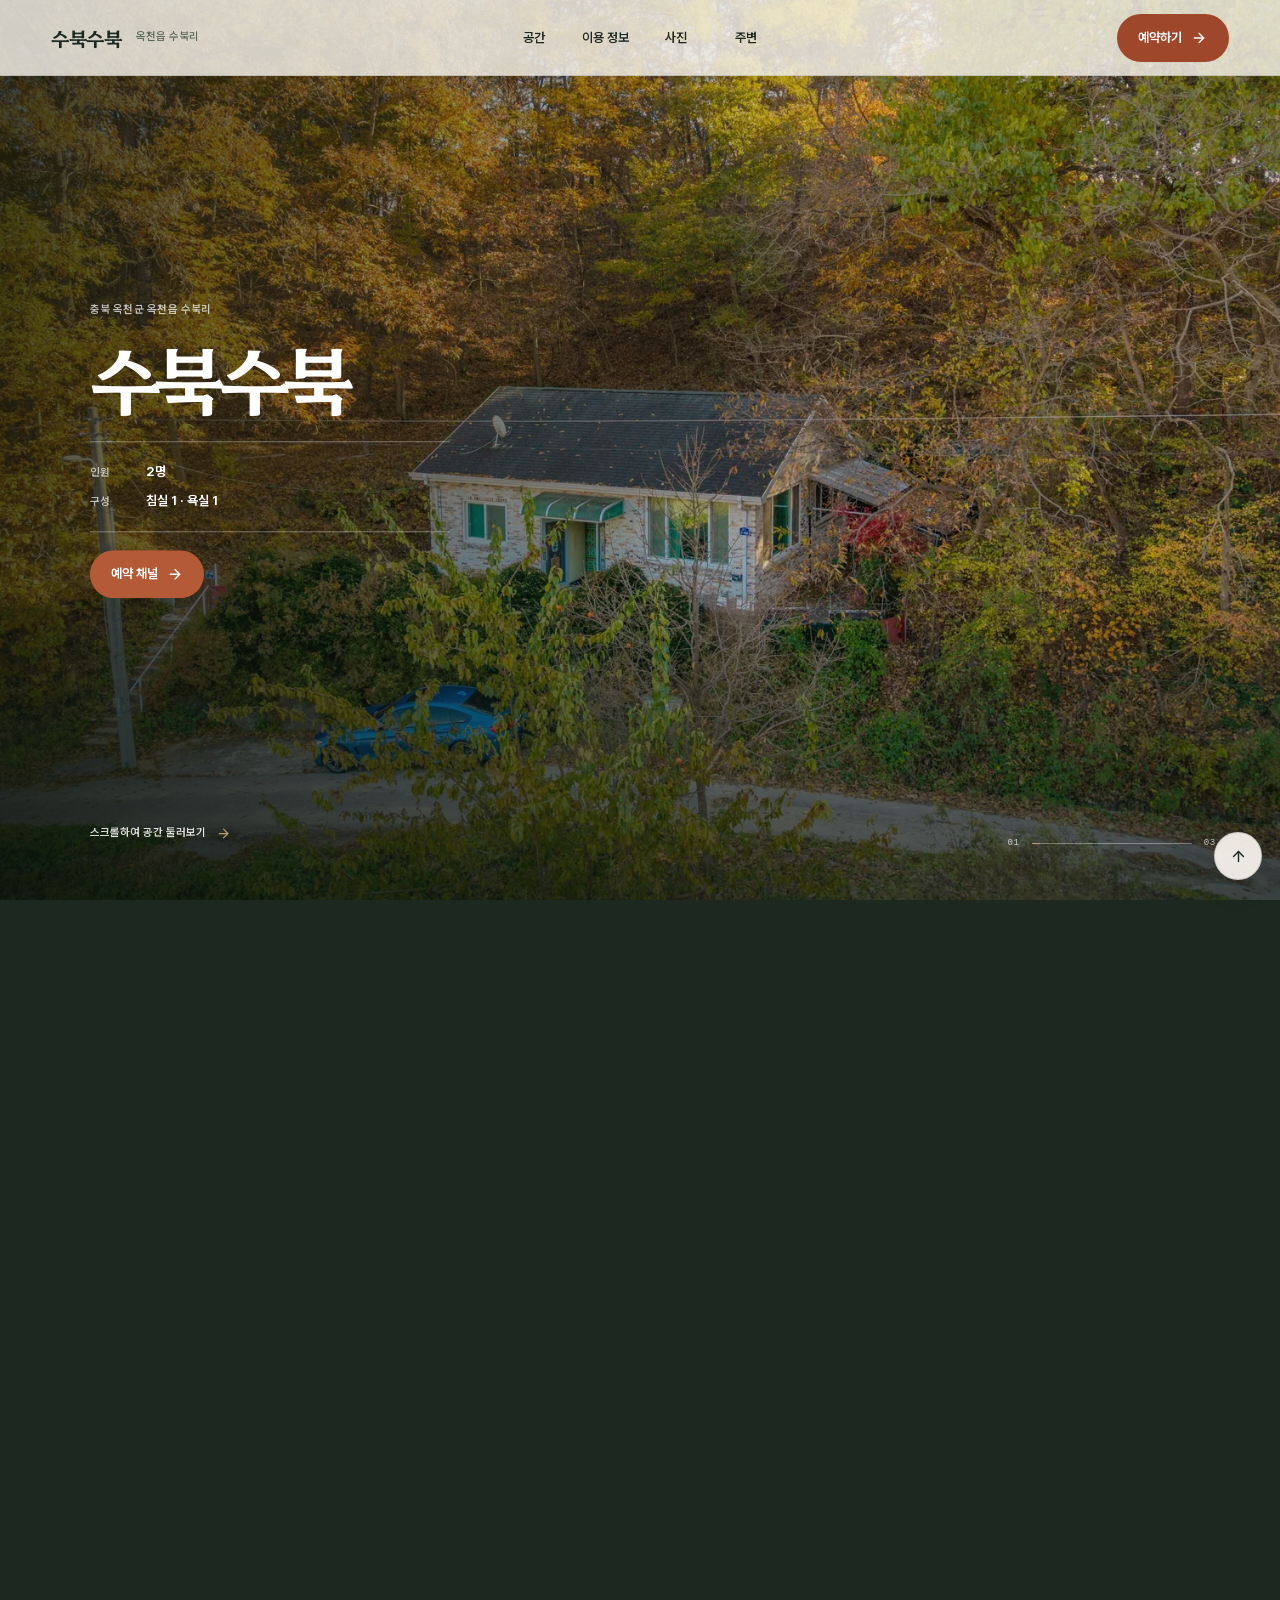
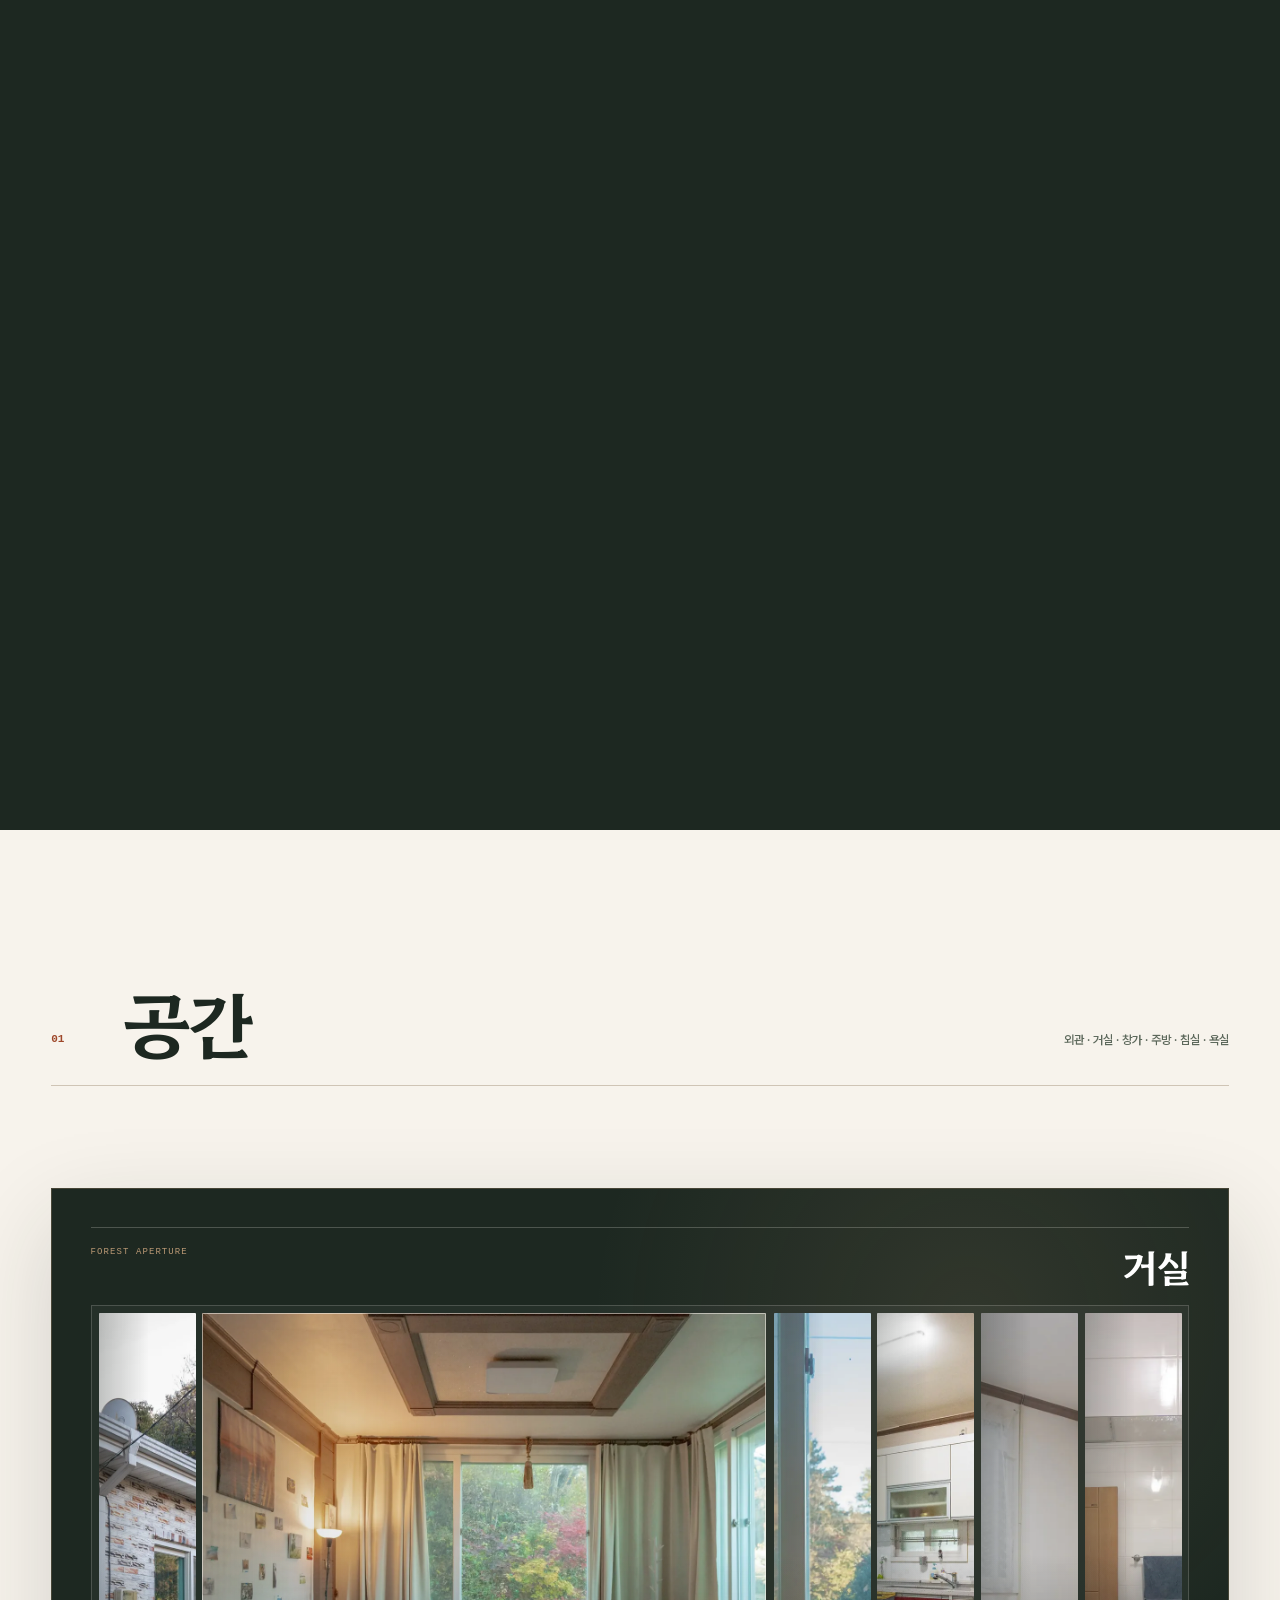
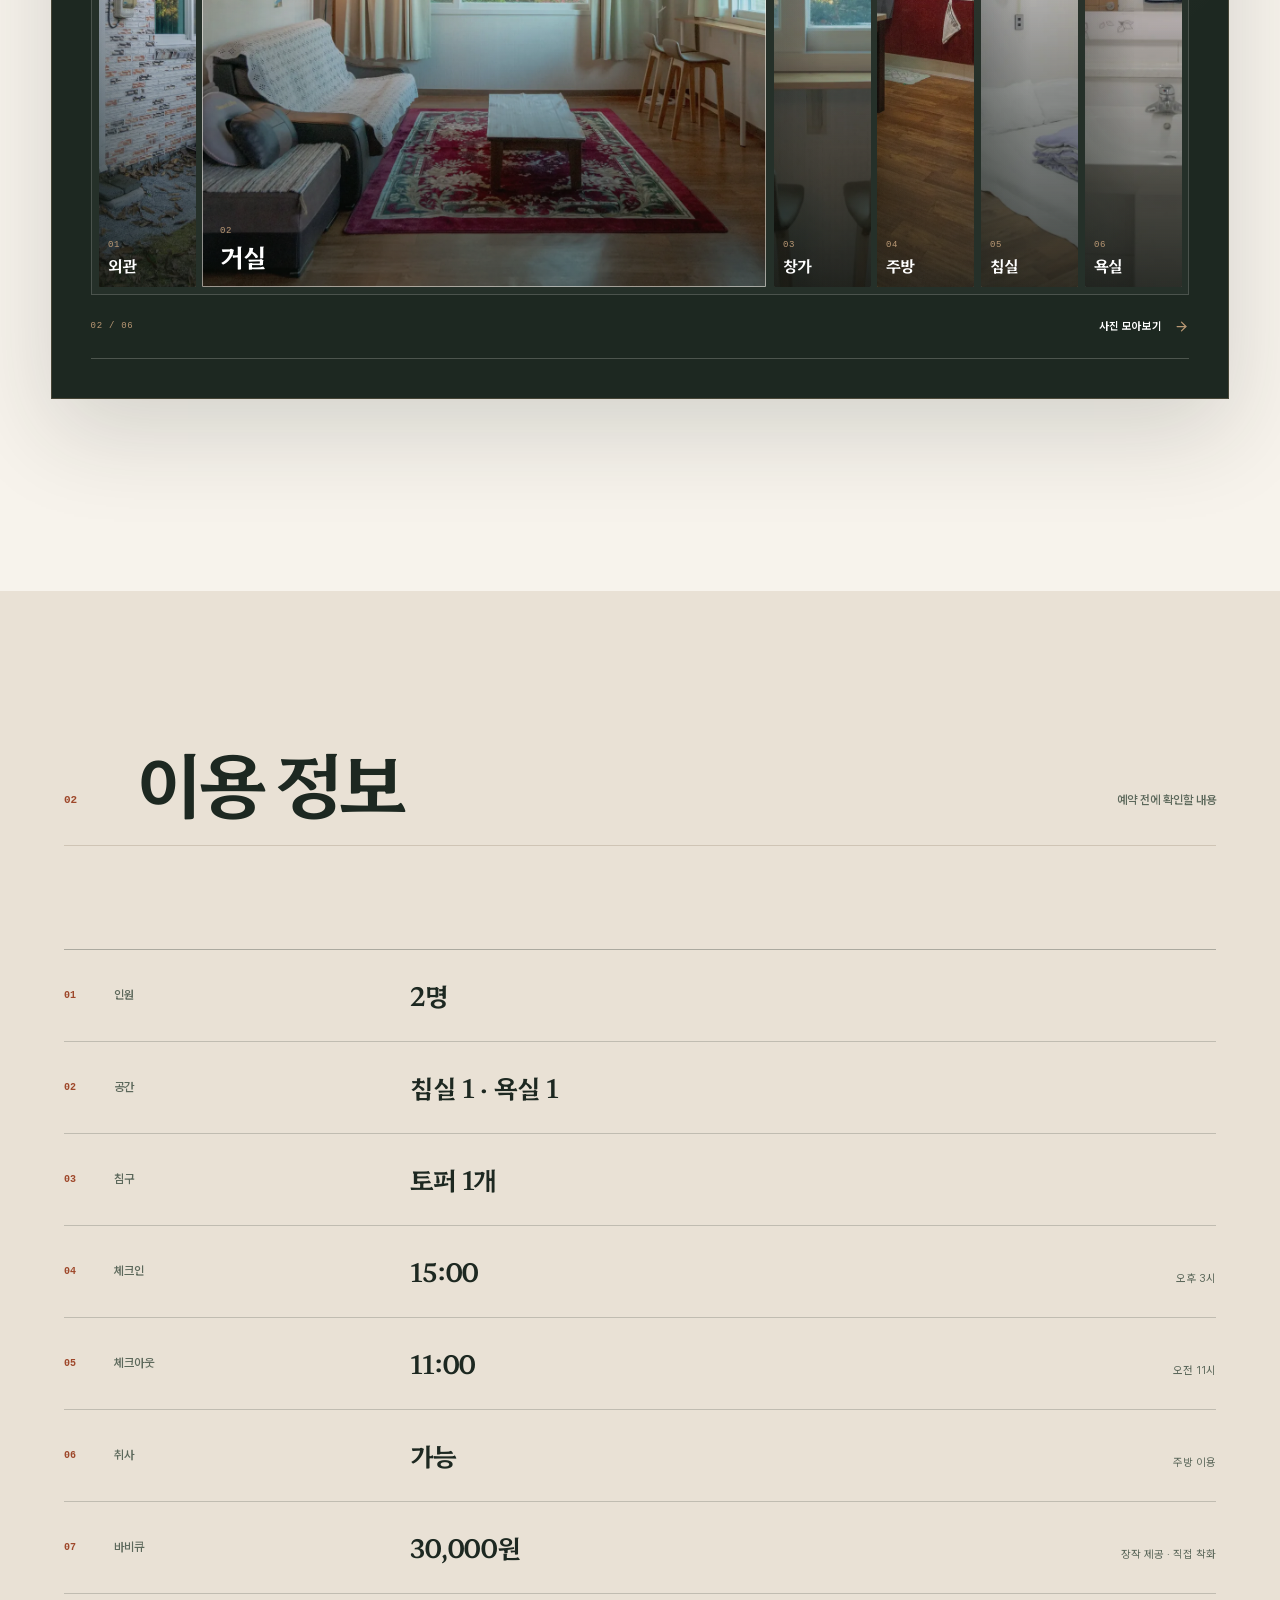
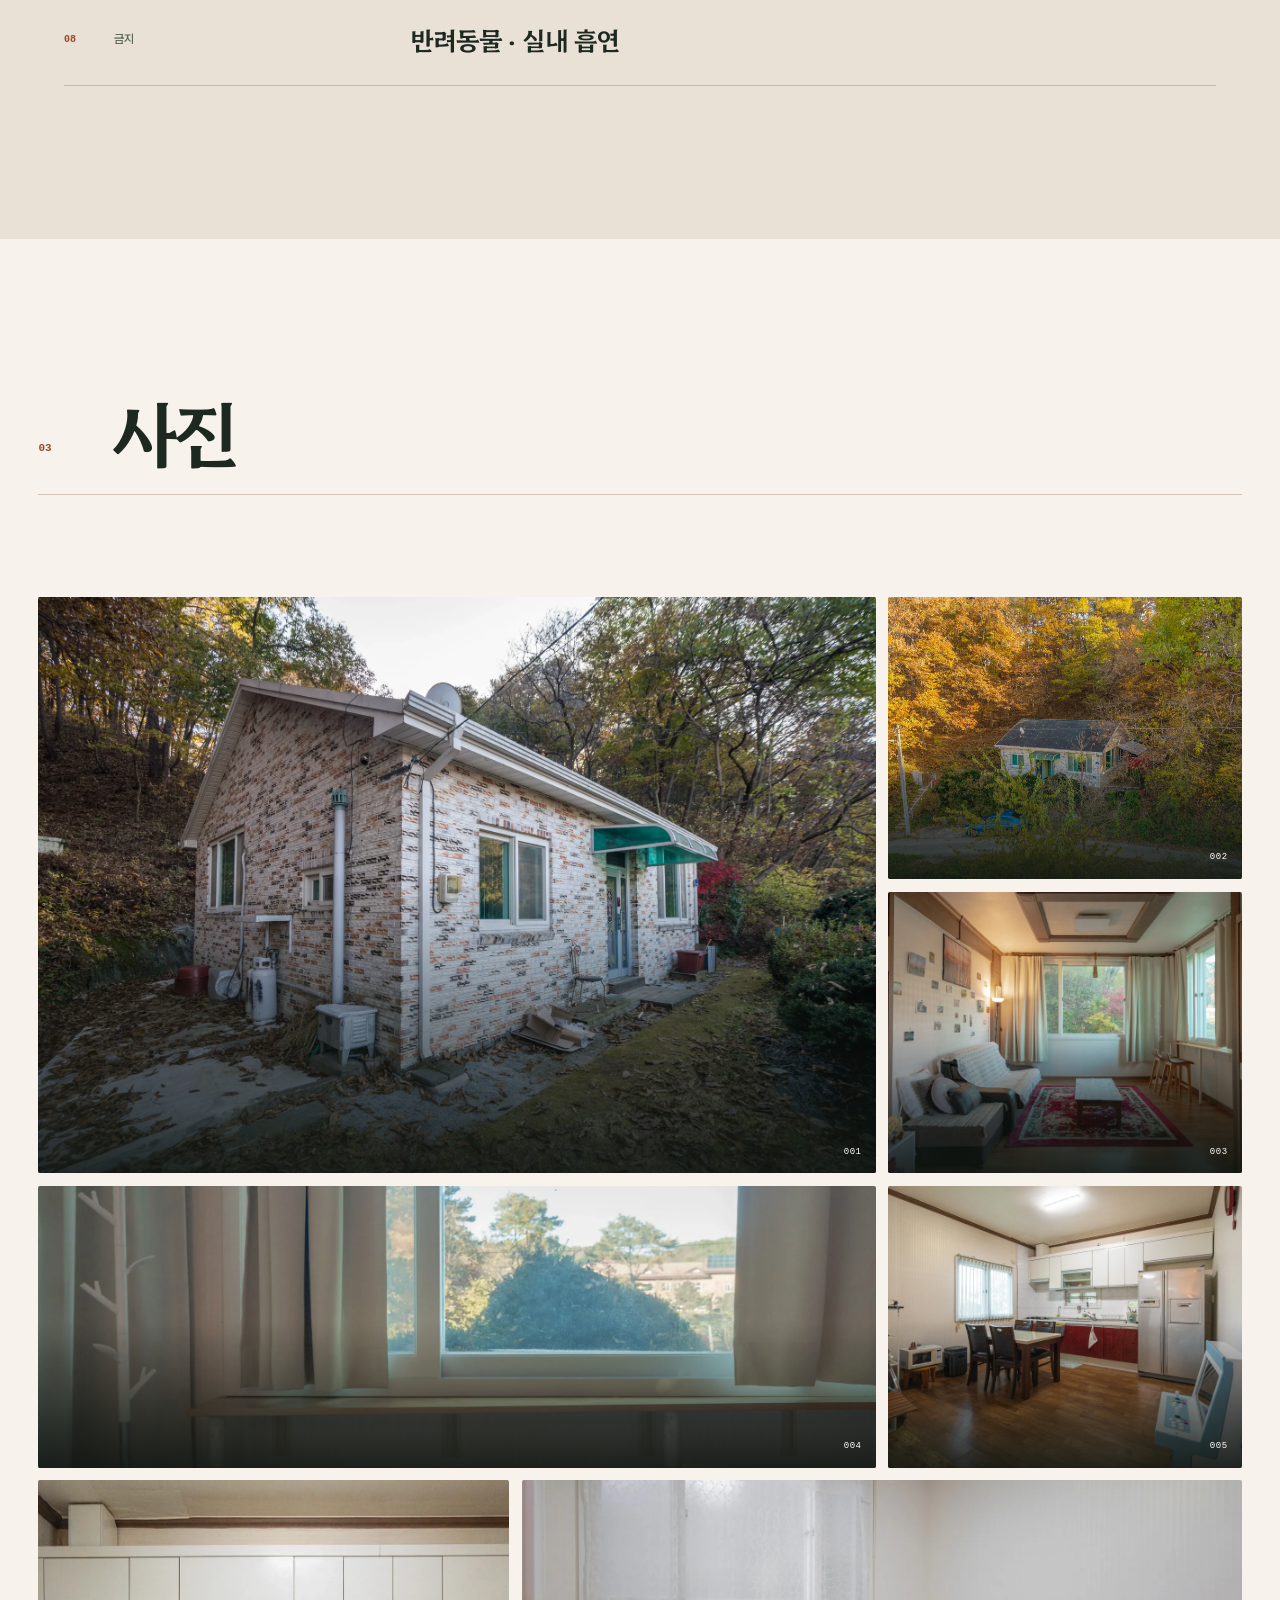
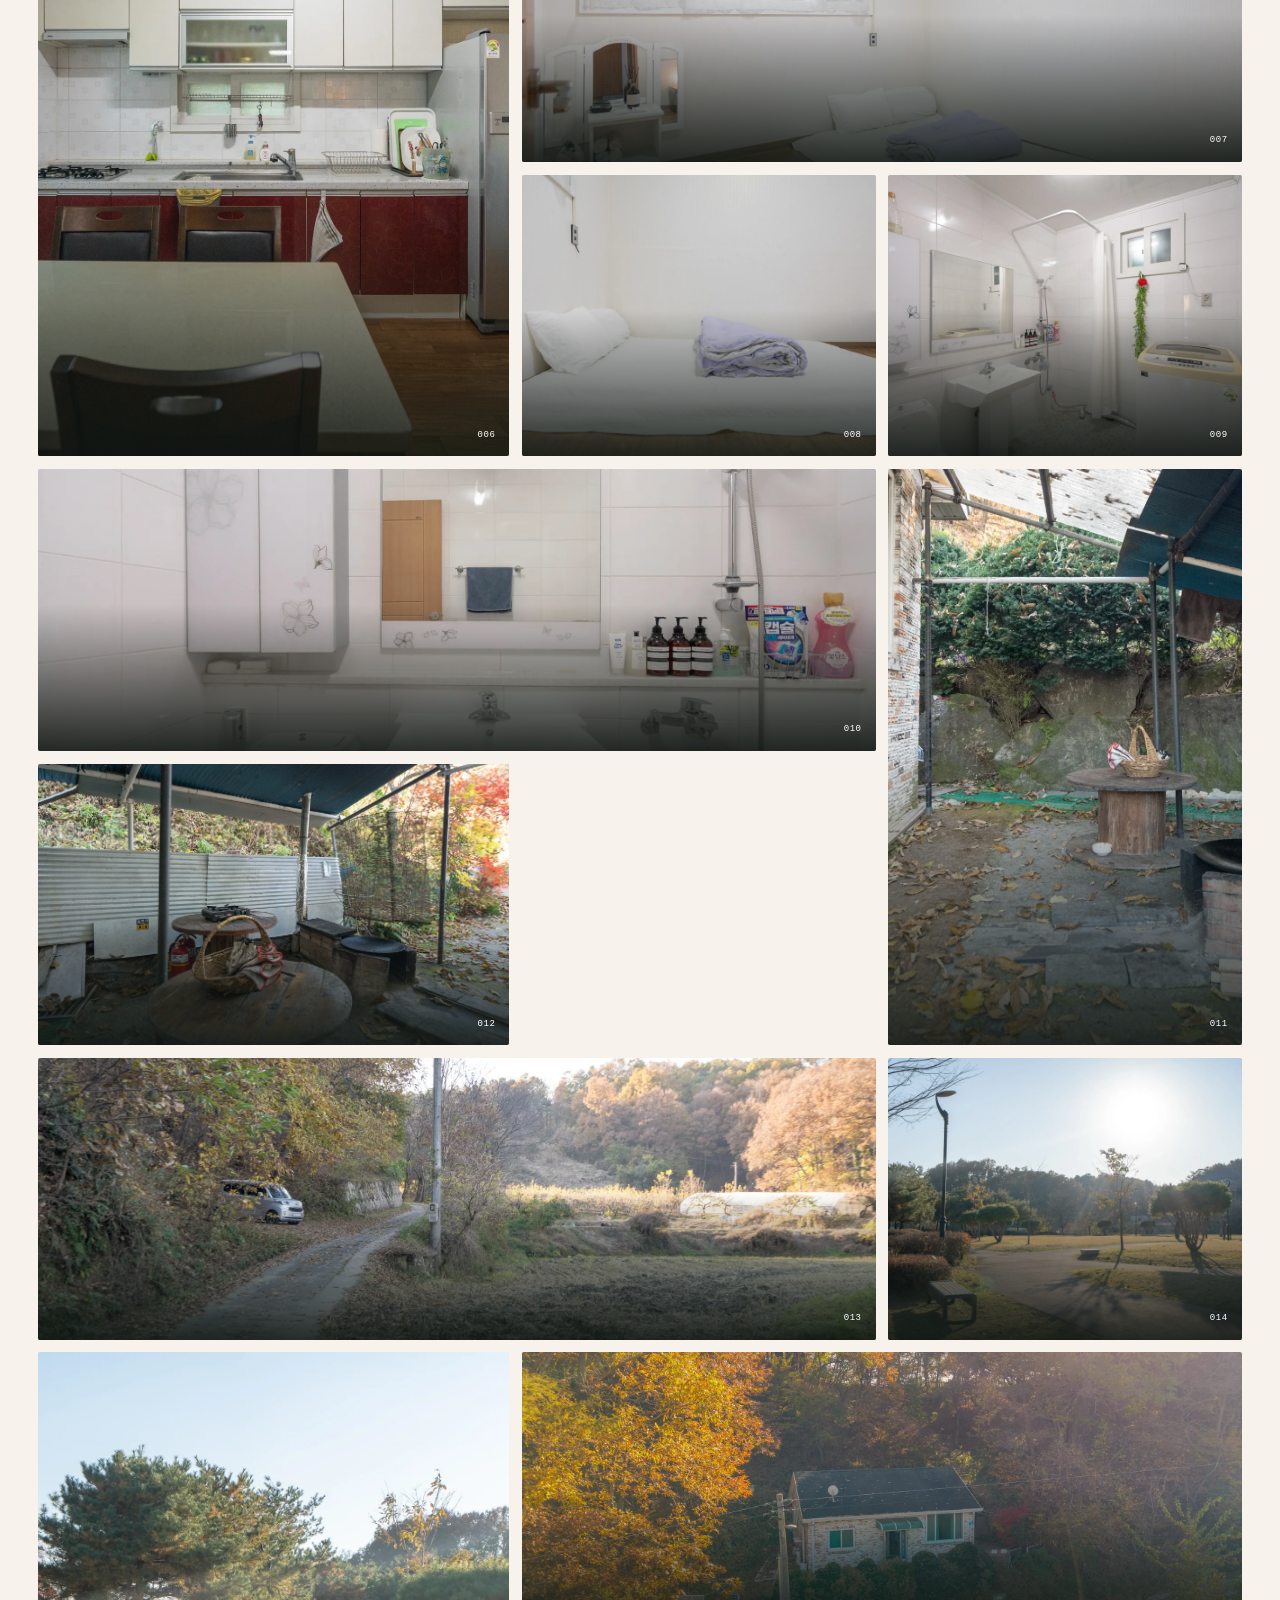
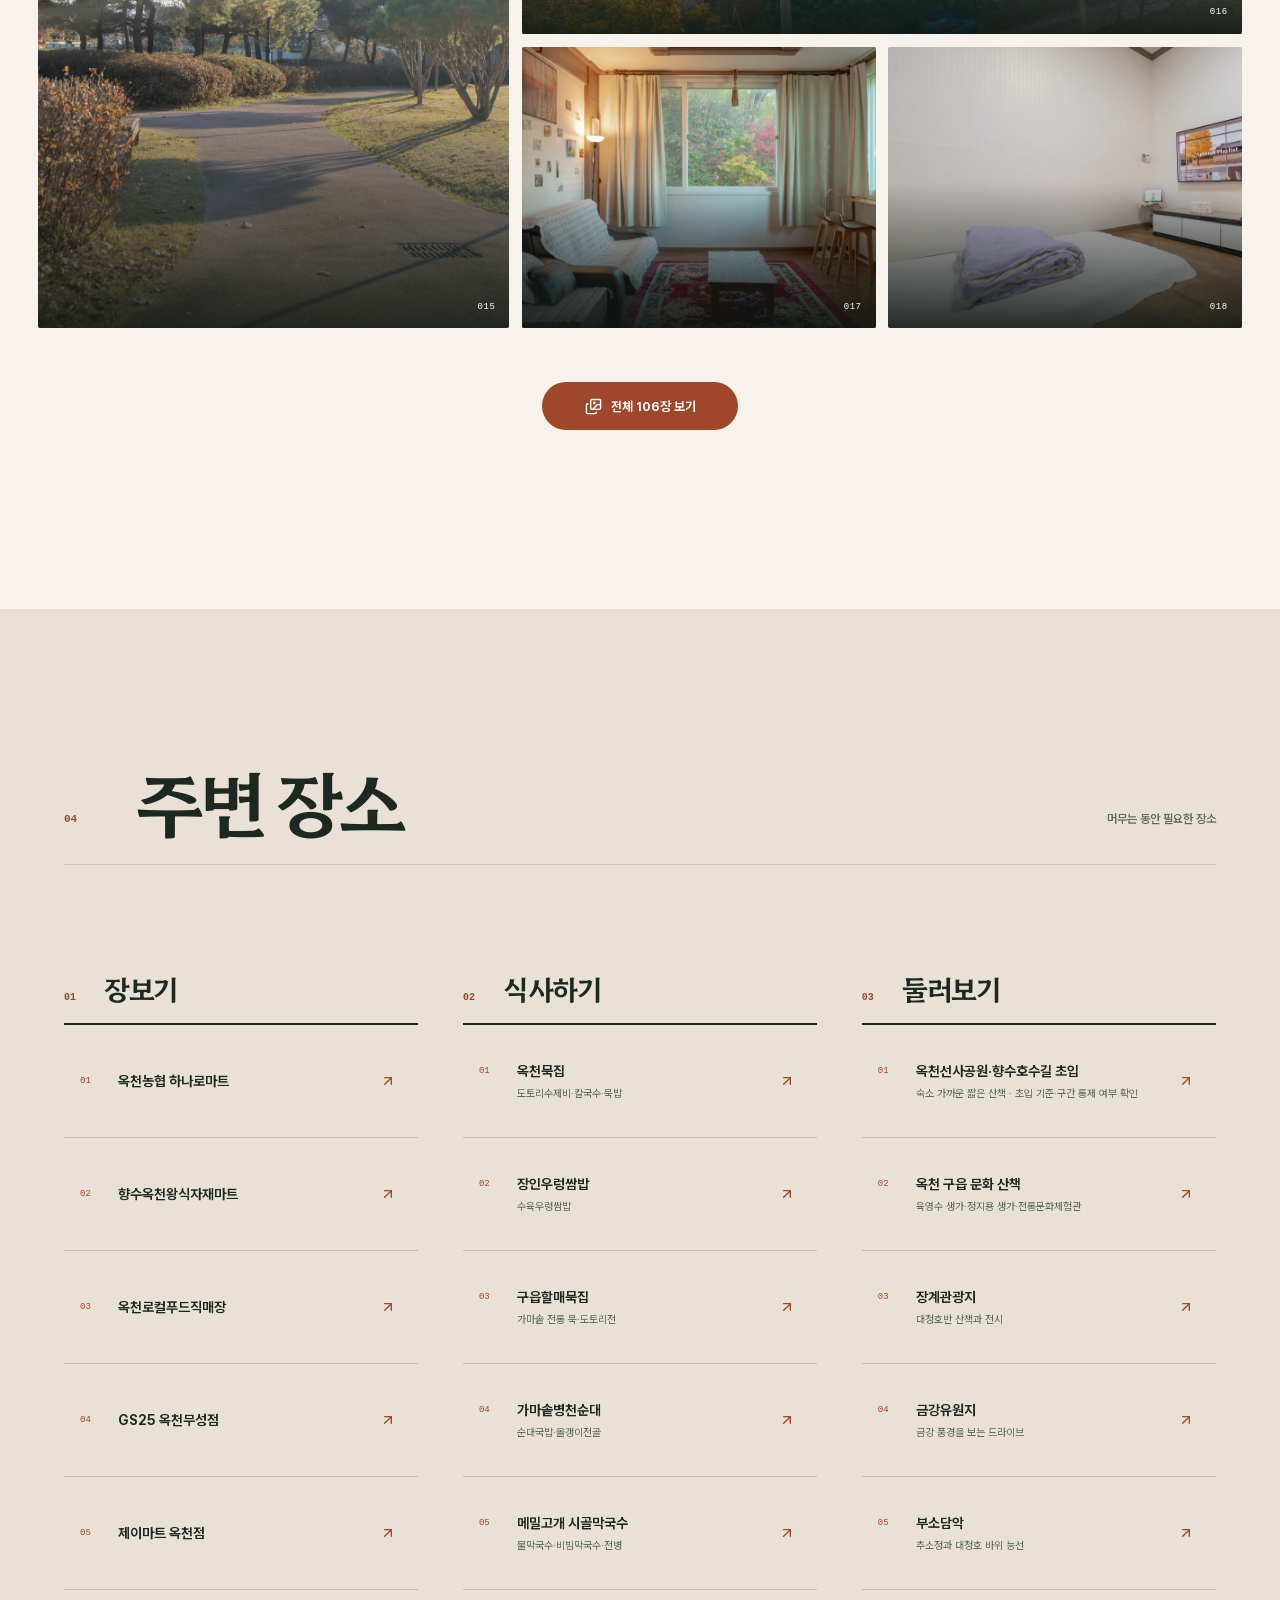
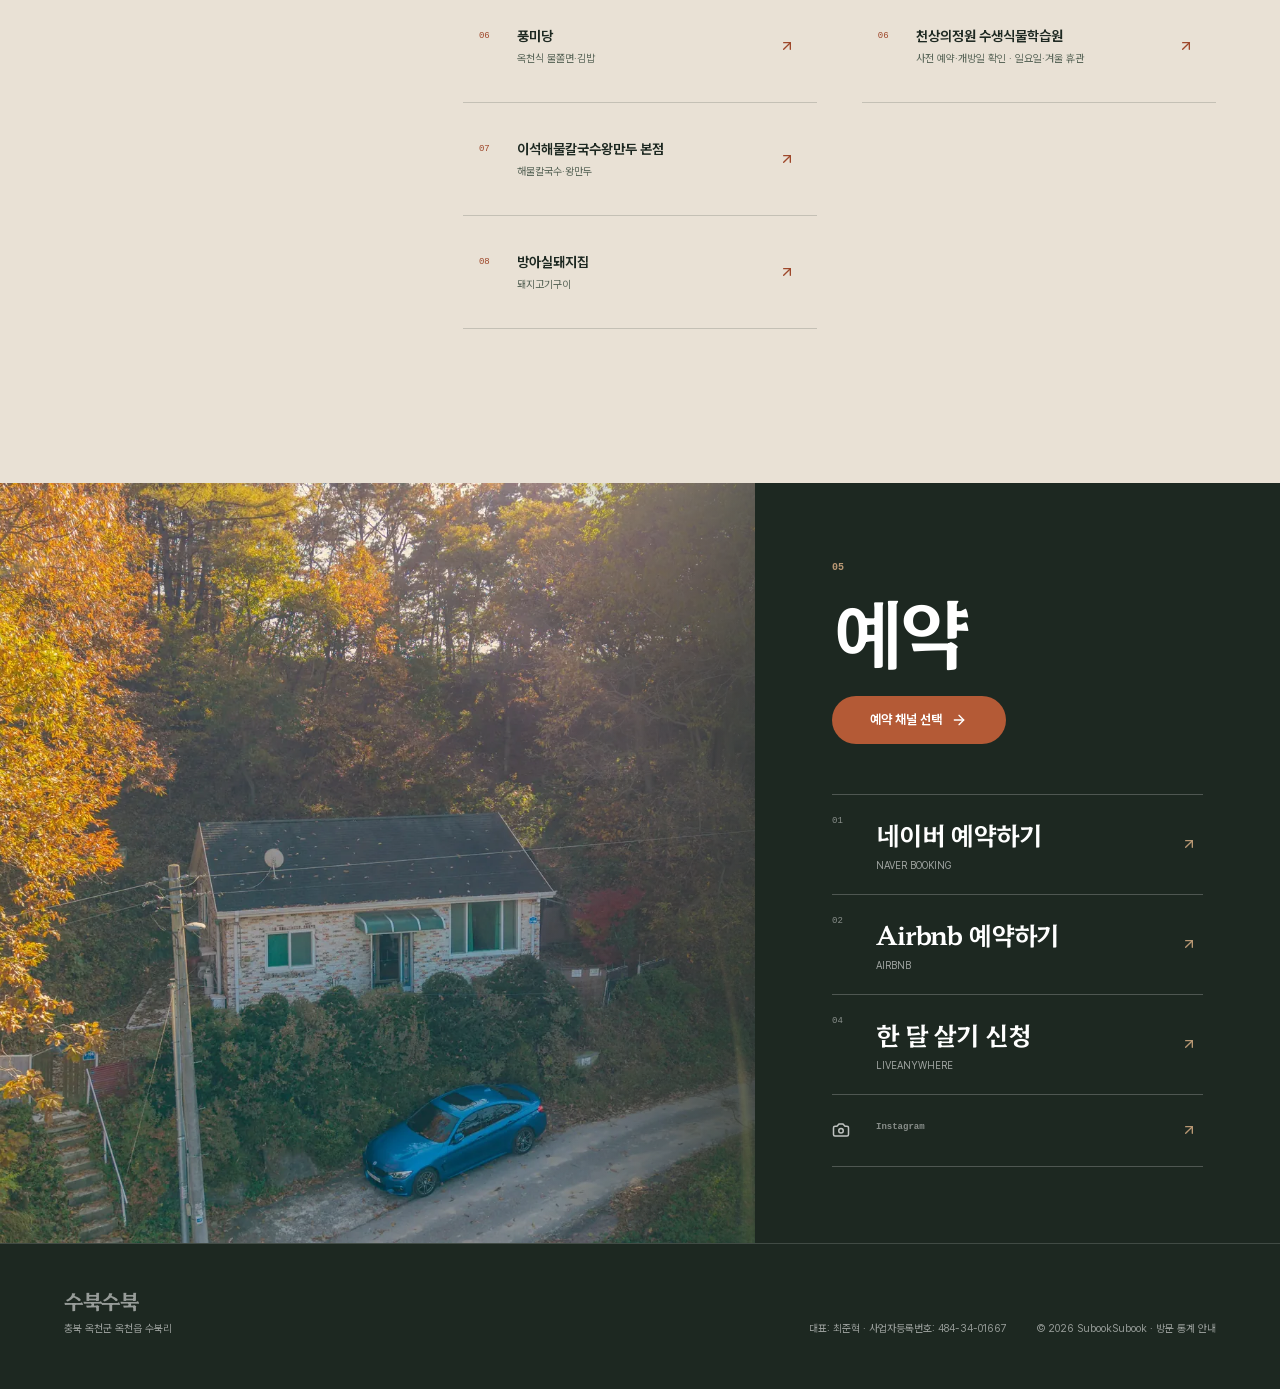
<file: index.html>
<!doctype html>
<html lang="ko">
  <head>
    <meta charset="UTF-8" />
    <meta name="viewport" content="width=device-width, initial-scale=1.0, viewport-fit=cover" />
    <title>수북수북 | 충북 옥천 수북리 2인 숙소</title>
    <meta name="description" content="충북 옥천군 옥천읍 수북리의 2인 숙소 수북수북. 침실 1개·욕실 1개, 취사 가능, 체크인 15시·체크아웃 11시. 실제 공간 사진과 이용 정보, 주변 장소 및 예약 채널을 확인하세요." />
    <meta name="robots" content="index, follow, max-image-preview:large" />
    <link rel="canonical" href="https://sub00k.com/" />
    <meta property="og:type" content="website" />
    <meta property="og:locale" content="ko_KR" />
    <meta property="og:site_name" content="수북수북" />
    <meta property="og:title" content="수북수북 | 충북 옥천 수북리 2인 숙소" />
    <meta property="og:description" content="충북 옥천군 옥천읍 수북리의 2인 숙소 수북수북. 침실 1개·욕실 1개, 취사 가능, 체크인 15시·체크아웃 11시. 실제 공간 사진과 이용 정보, 주변 장소 및 예약 채널을 확인하세요." />
    <meta property="og:url" content="https://sub00k.com/" />
    <meta property="og:image" content="https://sub00k.com/media/photo-002.webp" />
    <meta property="og:image:alt" content="숲과 길 사이 수북수북 항공 전경" />
    <meta name="twitter:card" content="summary_large_image" />
    <meta name="twitter:title" content="수북수북 | 충북 옥천 수북리 2인 숙소" />
    <meta name="twitter:description" content="충북 옥천군 옥천읍 수북리의 2인 숙소 수북수북. 침실 1개·욕실 1개, 취사 가능, 체크인 15시·체크아웃 11시. 실제 공간 사진과 이용 정보, 주변 장소 및 예약 채널을 확인하세요." />
    <meta name="twitter:image" content="https://sub00k.com/media/photo-002.webp" />
    <script type="application/ld+json">{"@context":"https://schema.org","@graph":[{"@type":"WebSite","@id":"https://sub00k.com/#website","url":"https://sub00k.com/","name":"수북수북","alternateName":"SubookSubook","inLanguage":"ko-KR","publisher":{"@id":"https://sub00k.com/#lodging"}},{"@type":"WebPage","@id":"https://sub00k.com/#webpage","url":"https://sub00k.com/","name":"수북수북 | 충북 옥천 수북리 2인 숙소","description":"충북 옥천군 옥천읍 수북리의 2인 숙소 수북수북. 침실 1개·욕실 1개, 취사 가능, 체크인 15시·체크아웃 11시. 실제 공간 사진과 이용 정보, 주변 장소 및 예약 채널을 확인하세요.","inLanguage":"ko-KR","isPartOf":{"@id":"https://sub00k.com/#website"},"about":{"@id":"https://sub00k.com/#lodging"}},{"@type":"LodgingBusiness","@id":"https://sub00k.com/#lodging","name":"수북수북","alternateName":"SubookSubook","url":"https://sub00k.com/","description":"충북 옥천군 옥천읍 수북리의 2인 숙소 수북수북. 침실 1개·욕실 1개, 취사 가능, 체크인 15시·체크아웃 11시. 실제 공간 사진과 이용 정보, 주변 장소 및 예약 채널을 확인하세요.","image":["https://sub00k.com/media/photo-002.webp","https://sub00k.com/media/photo-082.webp"],"address":{"@type":"PostalAddress","addressCountry":"KR","addressRegion":"충청북도","addressLocality":"옥천군 옥천읍 수북리"},"checkinTime":"15:00","checkoutTime":"11:00","petsAllowed":false,"amenityFeature":[{"@type":"LocationFeatureSpecification","name":"취사 가능","value":true}],"sameAs":["https://www.instagram.com/subook.stay/","https://www.airbnb.co.kr/h/subook"]}]}</script>
    <meta name="theme-color" content="#1D2821" />
    <meta name="referrer" content="strict-origin-when-cross-origin" />
    <meta http-equiv="Content-Security-Policy" content="default-src 'self'; img-src 'self' https://sub00k.goatcounter.com https://abacus.jasoncameron.dev data:; style-src 'self' 'unsafe-inline'; script-src 'self' https://gc.zgo.at; connect-src 'self' https://sub00k.goatcounter.com https://abacus.jasoncameron.dev; font-src 'self' data:; object-src 'none'; base-uri 'self'; upgrade-insecure-requests" />
    <link rel="icon" href="data:image/svg+xml,%3Csvg xmlns='http://www.w3.org/2000/svg' viewBox='0 0 64 64'%3E%3Crect width='64' height='64' rx='14' fill='%23080b09'/%3E%3Ccircle cx='32' cy='32' r='19' fill='none' stroke='%23c9a768' stroke-width='2'/%3E%3C/svg%3E" />
    <script type="module" crossorigin src="./assets/index-COV0VNmm.js"></script>
    <link rel="stylesheet" crossorigin href="./assets/index-BV5ocUgP.css">
  </head>
  <body>
    <div id="root" data-prerendered="true" data-year="2026"><link rel="preload" as="image" href="/media/photo-002.webp" fetchPriority="high"/><link rel="preload" as="image" href="/media/photo-097.webp"/><link rel="preload" as="image" href="/media/photo-082.webp"/><link rel="preload" as="image" href="/media/photo-090.webp"/><link rel="preload" as="image" href="/media/photo-023.webp"/><link rel="preload" as="image" href="/media/photo-024.webp"/><div class="site-shell" data-design="forest-aperture"><span class="scroll-marker" aria-hidden="true"></span><header class="site-header "><a class="brand" href="#top" aria-label="수북수북 처음으로"><span class="brand-word" aria-label="수북수북"><i data-brand-char="true" aria-hidden="true">수</i><i data-brand-char="true" aria-hidden="true">북</i><i data-brand-char="true" aria-hidden="true">수</i><i data-brand-char="true" aria-hidden="true">북</i></span><span>옥천읍 수북리</span></a><nav class="site-nav" aria-label="주요 메뉴"><a href="#spaces">공간</a><a href="#information">이용 정보</a><a href="#gallery">사진</a><a href="#nearby">주변</a></nav><button data-slot="button" data-variant="default" data-size="default" class="group/button inline-flex shrink-0 items-center justify-center rounded-lg border border-transparent bg-clip-padding text-sm font-medium whitespace-nowrap transition-colors outline-none select-none focus-visible:border-ring focus-visible:ring-3 focus-visible:ring-ring/50 active:not-aria-[haspopup]:translate-y-px disabled:pointer-events-none disabled:opacity-50 aria-invalid:border-destructive aria-invalid:ring-3 aria-invalid:ring-destructive/20 dark:aria-invalid:border-destructive/50 dark:aria-invalid:ring-destructive/40 [&amp;_svg]:pointer-events-none [&amp;_svg]:shrink-0 [&amp;_svg:not([class*=&#x27;size-&#x27;])]:size-4 bg-primary text-primary-foreground hover:bg-primary/80 h-8 gap-1.5 px-2.5 has-data-[icon=inline-end]:pr-2 has-data-[icon=inline-start]:pl-2 header-booking-trigger" type="button" data-insight="booking-open">예약하기<svg xmlns="http://www.w3.org/2000/svg" width="24" height="24" viewBox="0 0 24 24" fill="none" stroke="currentColor" stroke-width="2" stroke-linecap="round" stroke-linejoin="round" class="lucide lucide-arrow-right" aria-hidden="true"><path d="M5 12h14"></path><path d="m12 5 7 7-7 7"></path></svg></button></header><main><section id="top" class="hero-journey" aria-labelledby="hero-title"><div class="hero-sticky"><div class="hero-journey-images" aria-hidden="true"><figure class="hero-journey-image hero-journey-image-aerial"><img src="/media/photo-002.webp" alt="" fetchPriority="high" decoding="async" style="transform:scale(1.02)"/></figure><figure class="hero-journey-image" style="opacity:0"><img src="/media/photo-082.webp" alt="" loading="lazy" decoding="async" style="transform:scale(1.02)"/></figure><figure class="hero-journey-image" style="opacity:0"><img src="/media/photo-023.webp" alt="" loading="lazy" decoding="async" style="transform:scale(1.02)"/></figure></div><div class="hero-journey-wash" aria-hidden="true"></div><div class="hero-copy"><p class="eyebrow">충북 옥천군 옥천읍 수북리</p><h1 id="hero-title"><span class="brand-word" aria-label="수북수북" data-brand-animated="true"><i data-brand-char="true" aria-hidden="true">수</i><i data-brand-char="true" aria-hidden="true">북</i><i data-brand-char="true" aria-hidden="true">수</i><i data-brand-char="true" aria-hidden="true">북</i></span></h1><dl><div><dt>인원</dt><dd>2명</dd></div><div><dt>구성</dt><dd>침실 1 · 욕실 1</dd></div></dl><button data-slot="button" data-variant="default" data-size="default" class="group/button inline-flex shrink-0 items-center justify-center rounded-lg border border-transparent bg-clip-padding text-sm font-medium whitespace-nowrap transition-colors outline-none select-none focus-visible:border-ring focus-visible:ring-3 focus-visible:ring-ring/50 active:not-aria-[haspopup]:translate-y-px disabled:pointer-events-none disabled:opacity-50 aria-invalid:border-destructive aria-invalid:ring-3 aria-invalid:ring-destructive/20 dark:aria-invalid:border-destructive/50 dark:aria-invalid:ring-destructive/40 [&amp;_svg]:pointer-events-none [&amp;_svg]:shrink-0 [&amp;_svg:not([class*=&#x27;size-&#x27;])]:size-4 bg-primary text-primary-foreground hover:bg-primary/80 h-8 gap-1.5 px-2.5 has-data-[icon=inline-end]:pr-2 has-data-[icon=inline-start]:pl-2 hero-booking-trigger" type="button" data-insight="booking-open">예약 채널 <svg xmlns="http://www.w3.org/2000/svg" width="24" height="24" viewBox="0 0 24 24" fill="none" stroke="currentColor" stroke-width="2" stroke-linecap="round" stroke-linejoin="round" class="lucide lucide-arrow-right" aria-hidden="true"><path d="M5 12h14"></path><path d="m12 5 7 7-7 7"></path></svg></button></div><a class="hero-scroll-cue" href="#spaces"><span>스크롤하여 공간 둘러보기</span><svg xmlns="http://www.w3.org/2000/svg" width="24" height="24" viewBox="0 0 24 24" fill="none" stroke="currentColor" stroke-width="2" stroke-linecap="round" stroke-linejoin="round" class="lucide lucide-arrow-right" aria-hidden="true"><path d="M5 12h14"></path><path d="m12 5 7 7-7 7"></path></svg></a><div class="hero-journey-progress" aria-hidden="true"><span>01</span><i><b style="transform:scaleX(0.05)"></b></i><span>03</span></div></div></section><section class="space-aperture" id="spaces" aria-labelledby="spaces-title"><header class="section-heading" id="spaces-title"><span>01</span><h2>공간</h2><p>외관 · 거실 · 창가 · 주방 · 침실 · 욕실</p></header><div class="aperture-shell"><div class="aperture-particle-loader" aria-hidden="true"></div><header class="aperture-header"><span>FOREST APERTURE</span><div aria-live="polite" aria-atomic="true"><strong>거실</strong></div></header><div class="aperture-stage" data-panel-motion="disabled" role="group" aria-label="수북수북 공간 사진 선택"><button class="aperture-panel" type="button" style="flex-grow:0.72" data-active="false" aria-pressed="false" aria-label="외관 사진 선택"><span class="aperture-panel-frame"><img src="/media/photo-097.webp" alt="수북수북 외관 사진" loading="eager" decoding="async" style="object-position:52% center"/><span class="aperture-panel-shade" aria-hidden="true"></span><span class="aperture-panel-copy"><small>01</small><strong>외관</strong></span></span></button><button class="aperture-panel" type="button" style="flex-grow:4.2" data-active="true" aria-pressed="true" aria-label="거실 사진 선택"><span class="aperture-panel-frame"><img src="/media/photo-082.webp" alt="수북수북 거실 사진" loading="eager" decoding="async" style="object-position:56% center"/><span class="aperture-panel-shade" aria-hidden="true"></span><span class="aperture-panel-copy"><small>02</small><strong>거실</strong></span></span></button><button class="aperture-panel" type="button" style="flex-grow:0.72" data-active="false" aria-pressed="false" aria-label="창가 사진 선택"><span class="aperture-panel-frame"><img src="/media/photo-090.webp" alt="수북수북 창가 사진" loading="lazy" decoding="async" style="object-position:50% 44%"/><span class="aperture-panel-shade" aria-hidden="true"></span><span class="aperture-panel-copy"><small>03</small><strong>창가</strong></span></span></button><button class="aperture-panel" type="button" style="flex-grow:0.72" data-active="false" aria-pressed="false" aria-label="주방 사진 선택"><span class="aperture-panel-frame"><img src="/media/photo-023.webp" alt="수북수북 주방 사진" loading="lazy" decoding="async" style="object-position:54% center"/><span class="aperture-panel-shade" aria-hidden="true"></span><span class="aperture-panel-copy"><small>04</small><strong>주방</strong></span></span></button><button class="aperture-panel" type="button" style="flex-grow:0.72" data-active="false" aria-pressed="false" aria-label="침실 사진 선택"><span class="aperture-panel-frame"><img src="/media/photo-053.webp" alt="수북수북 침실 사진" loading="lazy" decoding="async" style="object-position:50% center"/><span class="aperture-panel-shade" aria-hidden="true"></span><span class="aperture-panel-copy"><small>05</small><strong>침실</strong></span></span></button><button class="aperture-panel" type="button" style="flex-grow:0.72" data-active="false" aria-pressed="false" aria-label="욕실 사진 선택"><span class="aperture-panel-frame"><img src="/media/photo-081.webp" alt="수북수북 욕실 사진" loading="lazy" decoding="async" style="object-position:50% center"/><span class="aperture-panel-shade" aria-hidden="true"></span><span class="aperture-panel-copy"><small>06</small><strong>욕실</strong></span></span></button></div><footer class="aperture-footer"><span>02<!-- --> / <!-- -->06</span><p><span class="aperture-instruction-mobile">사진을 좌우로 넘길 수 있습니다.</span></p><a href="#gallery">사진 모아보기 <svg xmlns="http://www.w3.org/2000/svg" width="24" height="24" viewBox="0 0 24 24" fill="none" stroke="currentColor" stroke-width="2" stroke-linecap="round" stroke-linejoin="round" class="lucide lucide-arrow-right" aria-hidden="true"><path d="M5 12h14"></path><path d="m12 5 7 7-7 7"></path></svg></a></footer></div></section><section class="information-section" id="information" aria-labelledby="information-title"><header class="section-heading" id="information-title"><span>02</span><h2>이용 정보</h2><p>예약 전에 확인할 내용</p></header><div class="information-layout"><dl class="fact-list"><div class="fact-item"><span>01</span><dt>인원</dt><dd><strong>2명</strong></dd></div><div class="fact-item"><span>02</span><dt>공간</dt><dd><strong>침실 1 · 욕실 1</strong></dd></div><div class="fact-item"><span>03</span><dt>침구</dt><dd><strong>토퍼 1개</strong></dd></div><div class="fact-item"><span>04</span><dt>체크인</dt><dd><strong>15:00</strong><small>오후 3시</small></dd></div><div class="fact-item"><span>05</span><dt>체크아웃</dt><dd><strong>11:00</strong><small>오전 11시</small></dd></div><div class="fact-item"><span>06</span><dt>취사</dt><dd><strong>가능</strong><small>주방 이용</small></dd></div><div class="fact-item"><span>07</span><dt>바비큐</dt><dd><strong>30,000원</strong><small>장작 제공 · 직접 착화</small></dd></div><div class="fact-item"><span>08</span><dt>금지</dt><dd><strong>반려동물 · 실내 흡연</strong></dd></div></dl></div></section><section class="gallery-section" id="gallery" aria-labelledby="gallery-title"><header class="section-heading" id="gallery-title"><span>03</span><h2>사진</h2></header><div class="gallery-grid is-curated" id="gallery-grid"><button class="gallery-thumb gallery-thumb-1" data-insight="photo" type="button" aria-label="수북수북 숲길에서 본 건물 외관 크게 보기"><span class="gallery-motion-frame"><img src="/media/photo-097.webp" alt="수북수북 숲길에서 본 건물 외관" loading="eager"/></span><span class="gallery-index">001</span></button><button class="gallery-thumb gallery-thumb-2" data-insight="photo" type="button" aria-label="수북수북 숲과 도로 사이 항공 전경 크게 보기"><span class="gallery-motion-frame"><img src="/media/photo-002.webp" alt="수북수북 숲과 도로 사이 항공 전경" loading="eager"/></span><span class="gallery-index">002</span></button><button class="gallery-thumb gallery-thumb-3" data-insight="photo" type="button" aria-label="수북수북 창과 소파가 함께 보이는 거실 크게 보기"><span class="gallery-motion-frame"><img src="/media/photo-082.webp" alt="수북수북 창과 소파가 함께 보이는 거실" loading="eager"/></span><span class="gallery-index">003</span></button><button class="gallery-thumb gallery-thumb-4" data-insight="photo" type="button" aria-label="수북수북 빛이 들어오는 창과 의자 크게 보기"><span class="gallery-motion-frame"><img src="/media/photo-090.webp" alt="수북수북 빛이 들어오는 창과 의자" loading="eager"/></span><span class="gallery-index">004</span></button><button class="gallery-thumb gallery-thumb-5" data-insight="photo" type="button" aria-label="수북수북 식탁에서 바라본 주방 크게 보기"><span class="gallery-motion-frame"><img src="/media/photo-023.webp" alt="수북수북 식탁에서 바라본 주방" loading="eager"/></span><span class="gallery-index">005</span></button><button class="gallery-thumb gallery-thumb-6" data-insight="photo" type="button" aria-label="수북수북 주방과 식탁 크게 보기"><span class="gallery-motion-frame"><img src="/media/photo-024.webp" alt="수북수북 주방과 식탁" loading="eager"/></span><span class="gallery-index">006</span></button><button class="gallery-thumb gallery-thumb-7" data-insight="photo" type="button" aria-label="수북수북 토퍼와 창이 있는 침실 크게 보기"><span class="gallery-motion-frame"><img src="/media/photo-053.webp" alt="수북수북 토퍼와 창이 있는 침실" loading="lazy"/></span><span class="gallery-index">007</span></button><button class="gallery-thumb gallery-thumb-8" data-insight="photo" type="button" aria-label="수북수북 토퍼와 침구 크게 보기"><span class="gallery-motion-frame"><img src="/media/photo-058.webp" alt="수북수북 토퍼와 침구" loading="lazy"/></span><span class="gallery-index">008</span></button><button class="gallery-thumb gallery-thumb-9" data-insight="photo" type="button" aria-label="수북수북 세면대와 샤워 공간 크게 보기"><span class="gallery-motion-frame"><img src="/media/photo-074.webp" alt="수북수북 세면대와 샤워 공간" loading="lazy"/></span><span class="gallery-index">009</span></button><button class="gallery-thumb gallery-thumb-10" data-insight="photo" type="button" aria-label="수북수북 욕실 전체 크게 보기"><span class="gallery-motion-frame"><img src="/media/photo-081.webp" alt="수북수북 욕실 전체" loading="lazy"/></span><span class="gallery-index">010</span></button><button class="gallery-thumb gallery-thumb-11" data-insight="photo" type="button" aria-label="수북수북 야외 바비큐 공간 크게 보기"><span class="gallery-motion-frame"><img src="/media/photo-091.webp" alt="수북수북 야외 바비큐 공간" loading="lazy"/></span><span class="gallery-index">011</span></button><button class="gallery-thumb gallery-thumb-12" data-insight="photo" type="button" aria-label="수북수북 장작과 화덕이 있는 공간 크게 보기"><span class="gallery-motion-frame"><img src="/media/photo-096.webp" alt="수북수북 장작과 화덕이 있는 공간" loading="lazy"/></span><span class="gallery-index">012</span></button><button class="gallery-thumb gallery-thumb-13" data-insight="photo" type="button" aria-label="수북수북 숙소로 이어지는 길 크게 보기"><span class="gallery-motion-frame"><img src="/media/photo-098.webp" alt="수북수북 숙소로 이어지는 길" loading="lazy"/></span><span class="gallery-index">013</span></button><button class="gallery-thumb gallery-thumb-14" data-insight="photo" type="button" aria-label="수북수북 옥천의 공원과 나무 크게 보기"><span class="gallery-motion-frame"><img src="/media/photo-103.webp" alt="수북수북 옥천의 공원과 나무" loading="lazy"/></span><span class="gallery-index">014</span></button><button class="gallery-thumb gallery-thumb-15" data-insight="photo" type="button" aria-label="수북수북 옥천 공원의 산책로 크게 보기"><span class="gallery-motion-frame"><img src="/media/photo-105.webp" alt="수북수북 옥천 공원의 산책로" loading="lazy"/></span><span class="gallery-index">015</span></button><button class="gallery-thumb gallery-thumb-16" data-insight="photo" type="button" aria-label="수북수북 숲 속 수북수북 전경 크게 보기"><span class="gallery-motion-frame"><img src="/media/photo-001.webp" alt="수북수북 숲 속 수북수북 전경" loading="lazy"/></span><span class="gallery-index">016</span></button><button class="gallery-thumb gallery-thumb-17" data-insight="photo" type="button" aria-label="수북수북 자연광이 드는 거실 크게 보기"><span class="gallery-motion-frame"><img src="/media/photo-083.webp" alt="수북수북 자연광이 드는 거실" loading="lazy"/></span><span class="gallery-index">017</span></button><button class="gallery-thumb gallery-thumb-18" data-insight="photo" type="button" aria-label="수북수북 침구가 놓인 침실 크게 보기"><span class="gallery-motion-frame"><img src="/media/photo-059.webp" alt="수북수북 침구가 놓인 침실" loading="lazy"/></span><span class="gallery-index">018</span></button></div><div class="gallery-expand-wrap"><button data-slot="button" data-variant="default" data-size="default" class="group/button inline-flex shrink-0 items-center justify-center rounded-lg border border-transparent bg-clip-padding text-sm font-medium whitespace-nowrap transition-colors outline-none select-none focus-visible:border-ring focus-visible:ring-3 focus-visible:ring-ring/50 active:not-aria-[haspopup]:translate-y-px disabled:pointer-events-none disabled:opacity-50 aria-invalid:border-destructive aria-invalid:ring-3 aria-invalid:ring-destructive/20 dark:aria-invalid:border-destructive/50 dark:aria-invalid:ring-destructive/40 [&amp;_svg]:pointer-events-none [&amp;_svg]:shrink-0 [&amp;_svg:not([class*=&#x27;size-&#x27;])]:size-4 bg-primary text-primary-foreground hover:bg-primary/80 h-8 gap-1.5 px-2.5 has-data-[icon=inline-end]:pr-2 has-data-[icon=inline-start]:pl-2 gallery-expand-button" type="button" data-insight="photo" aria-expanded="false" aria-controls="gallery-grid"><svg xmlns="http://www.w3.org/2000/svg" width="24" height="24" viewBox="0 0 24 24" fill="none" stroke="currentColor" stroke-width="2" stroke-linecap="round" stroke-linejoin="round" class="lucide lucide-images" aria-hidden="true"><path d="m22 11-1.296-1.296a2.4 2.4 0 0 0-3.408 0L11 16"></path><path d="M4 8a2 2 0 0 0-2 2v10a2 2 0 0 0 2 2h10a2 2 0 0 0 2-2"></path><circle cx="13" cy="7" r="1" fill="currentColor"></circle><rect x="8" y="2" width="14" height="14" rx="2"></rect></svg> 전체 106장 보기</button></div></section><section class="nearby-section" id="nearby" aria-labelledby="nearby-title"><header class="section-heading" id="nearby-title"><span>04</span><h2>주변 장소</h2><p>머무는 동안 필요한 장소</p></header><div class="nearby-layout"><div class="nearby-groups"><section class="nearby-category" aria-labelledby="nearby-01"><header><span>01</span><h3 id="nearby-01">장보기</h3><button class="nearby-category-toggle" type="button" aria-expanded="true" aria-controls="nearby-list-01" aria-label="장보기 목록 접기"><span aria-hidden="true">−</span></button></header><ol id="nearby-list-01"><li><a href="https://naver.me/5D8IRRhG" data-insight="map" target="_blank" rel="noopener noreferrer" aria-label="옥천농협 하나로마트 네이버 지도 새 창으로 열기"><span>01</span><strong>옥천농협 하나로마트</strong><svg xmlns="http://www.w3.org/2000/svg" width="24" height="24" viewBox="0 0 24 24" fill="none" stroke="currentColor" stroke-width="2" stroke-linecap="round" stroke-linejoin="round" class="lucide lucide-arrow-up-right" aria-hidden="true"><path d="M7 7h10v10"></path><path d="M7 17 17 7"></path></svg></a></li><li><a href="https://map.naver.com/p/search/%ED%96%A5%EC%88%98%EC%98%A5%EC%B2%9C%EC%99%95%EC%8B%9D%EC%9E%90%EC%9E%AC%EB%A7%88%ED%8A%B8" data-insight="map" target="_blank" rel="noopener noreferrer" aria-label="향수옥천왕식자재마트 네이버 지도 새 창으로 열기"><span>02</span><strong>향수옥천왕식자재마트</strong><svg xmlns="http://www.w3.org/2000/svg" width="24" height="24" viewBox="0 0 24 24" fill="none" stroke="currentColor" stroke-width="2" stroke-linecap="round" stroke-linejoin="round" class="lucide lucide-arrow-up-right" aria-hidden="true"><path d="M7 7h10v10"></path><path d="M7 17 17 7"></path></svg></a></li><li><a href="https://map.naver.com/p/search/%EC%98%A5%EC%B2%9C%EB%A1%9C%EC%BB%AC%ED%91%B8%EB%93%9C%EC%A7%81%EB%A7%A4%EC%9E%A5" data-insight="map" target="_blank" rel="noopener noreferrer" aria-label="옥천로컬푸드직매장 네이버 지도 새 창으로 열기"><span>03</span><strong>옥천로컬푸드직매장</strong><svg xmlns="http://www.w3.org/2000/svg" width="24" height="24" viewBox="0 0 24 24" fill="none" stroke="currentColor" stroke-width="2" stroke-linecap="round" stroke-linejoin="round" class="lucide lucide-arrow-up-right" aria-hidden="true"><path d="M7 7h10v10"></path><path d="M7 17 17 7"></path></svg></a></li><li><a href="https://naver.me/5yhV5nPs" data-insight="map" target="_blank" rel="noopener noreferrer" aria-label="GS25 옥천무성점 네이버 지도 새 창으로 열기"><span>04</span><strong>GS25 옥천무성점</strong><svg xmlns="http://www.w3.org/2000/svg" width="24" height="24" viewBox="0 0 24 24" fill="none" stroke="currentColor" stroke-width="2" stroke-linecap="round" stroke-linejoin="round" class="lucide lucide-arrow-up-right" aria-hidden="true"><path d="M7 7h10v10"></path><path d="M7 17 17 7"></path></svg></a></li><li><a href="https://naver.me/IMyWcAFZ" data-insight="map" target="_blank" rel="noopener noreferrer" aria-label="제이마트 옥천점 네이버 지도 새 창으로 열기"><span>05</span><strong>제이마트 옥천점</strong><svg xmlns="http://www.w3.org/2000/svg" width="24" height="24" viewBox="0 0 24 24" fill="none" stroke="currentColor" stroke-width="2" stroke-linecap="round" stroke-linejoin="round" class="lucide lucide-arrow-up-right" aria-hidden="true"><path d="M7 7h10v10"></path><path d="M7 17 17 7"></path></svg></a></li></ol></section><section class="nearby-category" aria-labelledby="nearby-02"><header><span>02</span><h3 id="nearby-02">식사하기</h3><button class="nearby-category-toggle" type="button" aria-expanded="true" aria-controls="nearby-list-02" aria-label="식사하기 목록 접기"><span aria-hidden="true">−</span></button></header><ol id="nearby-list-02"><li><a href="https://map.naver.com/p/entry/place/13514617" data-insight="map" target="_blank" rel="noopener noreferrer" aria-label="옥천묵집 네이버 지도 새 창으로 열기"><span>01</span><strong>옥천묵집</strong><small>도토리수제비·칼국수·묵밥</small><svg xmlns="http://www.w3.org/2000/svg" width="24" height="24" viewBox="0 0 24 24" fill="none" stroke="currentColor" stroke-width="2" stroke-linecap="round" stroke-linejoin="round" class="lucide lucide-arrow-up-right" aria-hidden="true"><path d="M7 7h10v10"></path><path d="M7 17 17 7"></path></svg></a></li><li><a href="https://map.naver.com/p/entry/place/1354453129" data-insight="map" target="_blank" rel="noopener noreferrer" aria-label="장인우렁쌈밥 네이버 지도 새 창으로 열기"><span>02</span><strong>장인우렁쌈밥</strong><small>수육우렁쌈밥</small><svg xmlns="http://www.w3.org/2000/svg" width="24" height="24" viewBox="0 0 24 24" fill="none" stroke="currentColor" stroke-width="2" stroke-linecap="round" stroke-linejoin="round" class="lucide lucide-arrow-up-right" aria-hidden="true"><path d="M7 7h10v10"></path><path d="M7 17 17 7"></path></svg></a></li><li><a href="https://map.naver.com/p/entry/place/17818806" data-insight="map" target="_blank" rel="noopener noreferrer" aria-label="구읍할매묵집 네이버 지도 새 창으로 열기"><span>03</span><strong>구읍할매묵집</strong><small>가마솥 전통 묵·도토리전</small><svg xmlns="http://www.w3.org/2000/svg" width="24" height="24" viewBox="0 0 24 24" fill="none" stroke="currentColor" stroke-width="2" stroke-linecap="round" stroke-linejoin="round" class="lucide lucide-arrow-up-right" aria-hidden="true"><path d="M7 7h10v10"></path><path d="M7 17 17 7"></path></svg></a></li><li><a href="https://map.naver.com/p/entry/place/1653636862" data-insight="map" target="_blank" rel="noopener noreferrer" aria-label="가마솥병천순대 네이버 지도 새 창으로 열기"><span>04</span><strong>가마솥병천순대</strong><small>순대국밥·올갱이전골</small><svg xmlns="http://www.w3.org/2000/svg" width="24" height="24" viewBox="0 0 24 24" fill="none" stroke="currentColor" stroke-width="2" stroke-linecap="round" stroke-linejoin="round" class="lucide lucide-arrow-up-right" aria-hidden="true"><path d="M7 7h10v10"></path><path d="M7 17 17 7"></path></svg></a></li><li><a href="https://map.naver.com/p/entry/place/1225610728" data-insight="map" target="_blank" rel="noopener noreferrer" aria-label="메밀고개 시골막국수 네이버 지도 새 창으로 열기"><span>05</span><strong>메밀고개 시골막국수</strong><small>물막국수·비빔막국수·전병</small><svg xmlns="http://www.w3.org/2000/svg" width="24" height="24" viewBox="0 0 24 24" fill="none" stroke="currentColor" stroke-width="2" stroke-linecap="round" stroke-linejoin="round" class="lucide lucide-arrow-up-right" aria-hidden="true"><path d="M7 7h10v10"></path><path d="M7 17 17 7"></path></svg></a></li><li><a href="https://map.naver.com/p/entry/place/17729771" data-insight="map" target="_blank" rel="noopener noreferrer" aria-label="풍미당 네이버 지도 새 창으로 열기"><span>06</span><strong>풍미당</strong><small>옥천식 물쫄면·김밥</small><svg xmlns="http://www.w3.org/2000/svg" width="24" height="24" viewBox="0 0 24 24" fill="none" stroke="currentColor" stroke-width="2" stroke-linecap="round" stroke-linejoin="round" class="lucide lucide-arrow-up-right" aria-hidden="true"><path d="M7 7h10v10"></path><path d="M7 17 17 7"></path></svg></a></li><li><a href="https://naver.me/Gn048tyY" data-insight="map" target="_blank" rel="noopener noreferrer" aria-label="이석해물칼국수왕만두 본점 네이버 지도 새 창으로 열기"><span>07</span><strong>이석해물칼국수왕만두 본점</strong><small>해물칼국수·왕만두</small><svg xmlns="http://www.w3.org/2000/svg" width="24" height="24" viewBox="0 0 24 24" fill="none" stroke="currentColor" stroke-width="2" stroke-linecap="round" stroke-linejoin="round" class="lucide lucide-arrow-up-right" aria-hidden="true"><path d="M7 7h10v10"></path><path d="M7 17 17 7"></path></svg></a></li><li><a href="https://naver.me/FRLNuMga" data-insight="map" target="_blank" rel="noopener noreferrer" aria-label="방아실돼지집 네이버 지도 새 창으로 열기"><span>08</span><strong>방아실돼지집</strong><small>돼지고기구이</small><svg xmlns="http://www.w3.org/2000/svg" width="24" height="24" viewBox="0 0 24 24" fill="none" stroke="currentColor" stroke-width="2" stroke-linecap="round" stroke-linejoin="round" class="lucide lucide-arrow-up-right" aria-hidden="true"><path d="M7 7h10v10"></path><path d="M7 17 17 7"></path></svg></a></li></ol></section><section class="nearby-category" aria-labelledby="nearby-03"><header><span>03</span><h3 id="nearby-03">둘러보기</h3><button class="nearby-category-toggle" type="button" aria-expanded="true" aria-controls="nearby-list-03" aria-label="둘러보기 목록 접기"><span aria-hidden="true">−</span></button></header><ol id="nearby-list-03"><li><a href="https://map.naver.com/p/search/%EC%98%A5%EC%B2%9C%EC%84%A0%EC%82%AC%EA%B3%B5%EC%9B%90" data-insight="map" target="_blank" rel="noopener noreferrer" aria-label="옥천선사공원·향수호수길 초입 네이버 지도 새 창으로 열기"><span>01</span><strong>옥천선사공원·향수호수길 초입</strong><small>숙소 가까운 짧은 산책 · 초입 기준·구간 통제 여부 확인</small><svg xmlns="http://www.w3.org/2000/svg" width="24" height="24" viewBox="0 0 24 24" fill="none" stroke="currentColor" stroke-width="2" stroke-linecap="round" stroke-linejoin="round" class="lucide lucide-arrow-up-right" aria-hidden="true"><path d="M7 7h10v10"></path><path d="M7 17 17 7"></path></svg></a></li><li><a href="https://map.naver.com/p/search/%EC%98%A5%EC%B2%9C%EC%A0%84%ED%86%B5%EB%AC%B8%ED%99%94%EC%B2%B4%ED%97%98%EA%B4%80" data-insight="map" target="_blank" rel="noopener noreferrer" aria-label="옥천 구읍 문화 산책 네이버 지도 새 창으로 열기"><span>02</span><strong>옥천 구읍 문화 산책</strong><small>육영수 생가·정지용 생가·전통문화체험관</small><svg xmlns="http://www.w3.org/2000/svg" width="24" height="24" viewBox="0 0 24 24" fill="none" stroke="currentColor" stroke-width="2" stroke-linecap="round" stroke-linejoin="round" class="lucide lucide-arrow-up-right" aria-hidden="true"><path d="M7 7h10v10"></path><path d="M7 17 17 7"></path></svg></a></li><li><a href="https://map.naver.com/p/search/%EC%9E%A5%EA%B3%84%EA%B4%80%EA%B4%91%EC%A7%80" data-insight="map" target="_blank" rel="noopener noreferrer" aria-label="장계관광지 네이버 지도 새 창으로 열기"><span>03</span><strong>장계관광지</strong><small>대청호반 산책과 전시</small><svg xmlns="http://www.w3.org/2000/svg" width="24" height="24" viewBox="0 0 24 24" fill="none" stroke="currentColor" stroke-width="2" stroke-linecap="round" stroke-linejoin="round" class="lucide lucide-arrow-up-right" aria-hidden="true"><path d="M7 7h10v10"></path><path d="M7 17 17 7"></path></svg></a></li><li><a href="https://map.naver.com/p/search/%EA%B8%88%EA%B0%95%EC%9C%A0%EC%9B%90%EC%A7%80" data-insight="map" target="_blank" rel="noopener noreferrer" aria-label="금강유원지 네이버 지도 새 창으로 열기"><span>04</span><strong>금강유원지</strong><small>금강 풍경을 보는 드라이브</small><svg xmlns="http://www.w3.org/2000/svg" width="24" height="24" viewBox="0 0 24 24" fill="none" stroke="currentColor" stroke-width="2" stroke-linecap="round" stroke-linejoin="round" class="lucide lucide-arrow-up-right" aria-hidden="true"><path d="M7 7h10v10"></path><path d="M7 17 17 7"></path></svg></a></li><li><a href="https://map.naver.com/p/search/%EB%B6%80%EC%86%8C%EB%8B%B4%EC%95%85" data-insight="map" target="_blank" rel="noopener noreferrer" aria-label="부소담악 네이버 지도 새 창으로 열기"><span>05</span><strong>부소담악</strong><small>추소정과 대청호 바위 능선</small><svg xmlns="http://www.w3.org/2000/svg" width="24" height="24" viewBox="0 0 24 24" fill="none" stroke="currentColor" stroke-width="2" stroke-linecap="round" stroke-linejoin="round" class="lucide lucide-arrow-up-right" aria-hidden="true"><path d="M7 7h10v10"></path><path d="M7 17 17 7"></path></svg></a></li><li><a href="https://map.naver.com/p/search/%EC%B2%9C%EC%83%81%EC%9D%98%EC%A0%95%EC%9B%90%20%EC%88%98%EC%83%9D%EC%8B%9D%EB%AC%BC%ED%95%99%EC%8A%B5%EC%9B%90" data-insight="map" target="_blank" rel="noopener noreferrer" aria-label="천상의정원 수생식물학습원 네이버 지도 새 창으로 열기"><span>06</span><strong>천상의정원 수생식물학습원</strong><small>사전 예약·개방일 확인 · 일요일·겨울 휴관</small><svg xmlns="http://www.w3.org/2000/svg" width="24" height="24" viewBox="0 0 24 24" fill="none" stroke="currentColor" stroke-width="2" stroke-linecap="round" stroke-linejoin="round" class="lucide lucide-arrow-up-right" aria-hidden="true"><path d="M7 7h10v10"></path><path d="M7 17 17 7"></path></svg></a></li></ol></section></div></div></section><section class="booking-section" id="booking" aria-labelledby="booking-title"><figure class="booking-photo"><img src="/media/photo-001.webp" alt="숲과 길 사이 수북수북 항공 전경" loading="lazy"/></figure><div class="booking-panel"><span>05</span><h2 id="booking-title">예약</h2><button data-slot="button" data-variant="default" data-size="default" class="group/button inline-flex shrink-0 items-center justify-center rounded-lg border border-transparent bg-clip-padding text-sm font-medium whitespace-nowrap transition-colors outline-none select-none focus-visible:border-ring focus-visible:ring-3 focus-visible:ring-ring/50 active:not-aria-[haspopup]:translate-y-px disabled:pointer-events-none disabled:opacity-50 aria-invalid:border-destructive aria-invalid:ring-3 aria-invalid:ring-destructive/20 dark:aria-invalid:border-destructive/50 dark:aria-invalid:ring-destructive/40 [&amp;_svg]:pointer-events-none [&amp;_svg]:shrink-0 [&amp;_svg:not([class*=&#x27;size-&#x27;])]:size-4 bg-primary text-primary-foreground hover:bg-primary/80 h-8 gap-1.5 px-2.5 has-data-[icon=inline-end]:pr-2 has-data-[icon=inline-start]:pl-2 booking-dialog-trigger" type="button" data-insight="booking-open">예약 채널 선택 <svg xmlns="http://www.w3.org/2000/svg" width="24" height="24" viewBox="0 0 24 24" fill="none" stroke="currentColor" stroke-width="2" stroke-linecap="round" stroke-linejoin="round" class="lucide lucide-arrow-right" aria-hidden="true"><path d="M5 12h14"></path><path d="m12 5 7 7-7 7"></path></svg></button><div class="booking-channels"><a href="https://booking.naver.com/booking/3/bizes/1537541" data-insight="naver" target="_blank" rel="noopener noreferrer" aria-label="네이버 예약하기 새 창으로 열기"><span>01</span><strong>네이버 예약하기</strong><small>NAVER BOOKING</small><svg xmlns="http://www.w3.org/2000/svg" width="24" height="24" viewBox="0 0 24 24" fill="none" stroke="currentColor" stroke-width="2" stroke-linecap="round" stroke-linejoin="round" class="lucide lucide-arrow-up-right" aria-hidden="true"><path d="M7 7h10v10"></path><path d="M7 17 17 7"></path></svg></a><a href="https://airbnb.co.kr/h/subook" data-insight="airbnb" target="_blank" rel="noopener noreferrer" aria-label="Airbnb 예약하기 새 창으로 열기"><span>02</span><strong>Airbnb 예약하기</strong><small>AIRBNB</small><svg xmlns="http://www.w3.org/2000/svg" width="24" height="24" viewBox="0 0 24 24" fill="none" stroke="currentColor" stroke-width="2" stroke-linecap="round" stroke-linejoin="round" class="lucide lucide-arrow-up-right" aria-hidden="true"><path d="M7 7h10v10"></path><path d="M7 17 17 7"></path></svg></a><a href="https://www.liveanywhere.me/accommodations/45342?web-mode=true" data-insight="liveanywhere" target="_blank" rel="noopener noreferrer" aria-label="한 달 살기 신청 새 창으로 열기"><span>04</span><strong>한 달 살기 신청</strong><small>LIVEANYWHERE</small><svg xmlns="http://www.w3.org/2000/svg" width="24" height="24" viewBox="0 0 24 24" fill="none" stroke="currentColor" stroke-width="2" stroke-linecap="round" stroke-linejoin="round" class="lucide lucide-arrow-up-right" aria-hidden="true"><path d="M7 7h10v10"></path><path d="M7 17 17 7"></path></svg></a><a class="booking-instagram" href="https://www.instagram.com/subook.stay/" data-insight="instagram" target="_blank" rel="noopener noreferrer" aria-label="수북수북 Instagram 새 창으로 열기"><svg xmlns="http://www.w3.org/2000/svg" width="24" height="24" viewBox="0 0 24 24" fill="none" stroke="currentColor" stroke-width="2" stroke-linecap="round" stroke-linejoin="round" class="lucide lucide-camera" aria-hidden="true"><path d="M13.997 4a2 2 0 0 1 1.76 1.05l.486.9A2 2 0 0 0 18.003 7H20a2 2 0 0 1 2 2v9a2 2 0 0 1-2 2H4a2 2 0 0 1-2-2V9a2 2 0 0 1 2-2h1.997a2 2 0 0 0 1.759-1.048l.489-.904A2 2 0 0 1 10.004 4z"></path><circle cx="12" cy="13" r="3"></circle></svg><span>Instagram</span><svg xmlns="http://www.w3.org/2000/svg" width="24" height="24" viewBox="0 0 24 24" fill="none" stroke="currentColor" stroke-width="2" stroke-linecap="round" stroke-linejoin="round" class="lucide lucide-arrow-up-right" aria-hidden="true"><path d="M7 7h10v10"></path><path d="M7 17 17 7"></path></svg></a></div></div></section></main><footer class="site-footer"><div><span class="brand-word" aria-label="수북수북"><i data-brand-char="true" aria-hidden="true">수</i><i data-brand-char="true" aria-hidden="true">북</i><i data-brand-char="true" aria-hidden="true">수</i><i data-brand-char="true" aria-hidden="true">북</i></span><span>충북 옥천군 옥천읍 수북리</span></div><p>대표: 최준혁 · 사업자등록번호: 484-34-01667</p><small>© <!-- -->2026<!-- --> SubookSubook · <a href="/insights/privacy.html">방문 통계 안내</a></small></footer><div class="mobile-dock "><button data-slot="button" data-variant="default" data-size="default" class="group/button inline-flex shrink-0 items-center justify-center rounded-lg border border-transparent bg-clip-padding text-sm font-medium whitespace-nowrap transition-colors outline-none select-none focus-visible:border-ring focus-visible:ring-3 focus-visible:ring-ring/50 active:not-aria-[haspopup]:translate-y-px disabled:pointer-events-none disabled:opacity-50 aria-invalid:border-destructive aria-invalid:ring-3 aria-invalid:ring-destructive/20 dark:aria-invalid:border-destructive/50 dark:aria-invalid:ring-destructive/40 [&amp;_svg]:pointer-events-none [&amp;_svg]:shrink-0 [&amp;_svg:not([class*=&#x27;size-&#x27;])]:size-4 bg-primary text-primary-foreground hover:bg-primary/80 h-8 gap-1.5 px-2.5 has-data-[icon=inline-end]:pr-2 has-data-[icon=inline-start]:pl-2" data-insight="booking-open" type="button">예약하기 <svg xmlns="http://www.w3.org/2000/svg" width="24" height="24" viewBox="0 0 24 24" fill="none" stroke="currentColor" stroke-width="2" stroke-linecap="round" stroke-linejoin="round" class="lucide lucide-arrow-right" aria-hidden="true"><path d="M5 12h14"></path><path d="m12 5 7 7-7 7"></path></svg></button></div><button type="button" class="back-to-top " aria-label="맨 위로 이동"><svg xmlns="http://www.w3.org/2000/svg" width="24" height="24" viewBox="0 0 24 24" fill="none" stroke="currentColor" stroke-width="2" stroke-linecap="round" stroke-linejoin="round" class="lucide lucide-arrow-up" aria-hidden="true"><path d="m5 12 7-7 7 7"></path><path d="M12 19V5"></path></svg></button></div></div>
    <script src="./goat.js" defer></script>
    <script src="./goat-spa.js" defer></script>
    <script src="./visit2.js" defer></script>
    <script type="module" src="./insights/track.js?v=1"></script>
  </body>
</html>
</file>
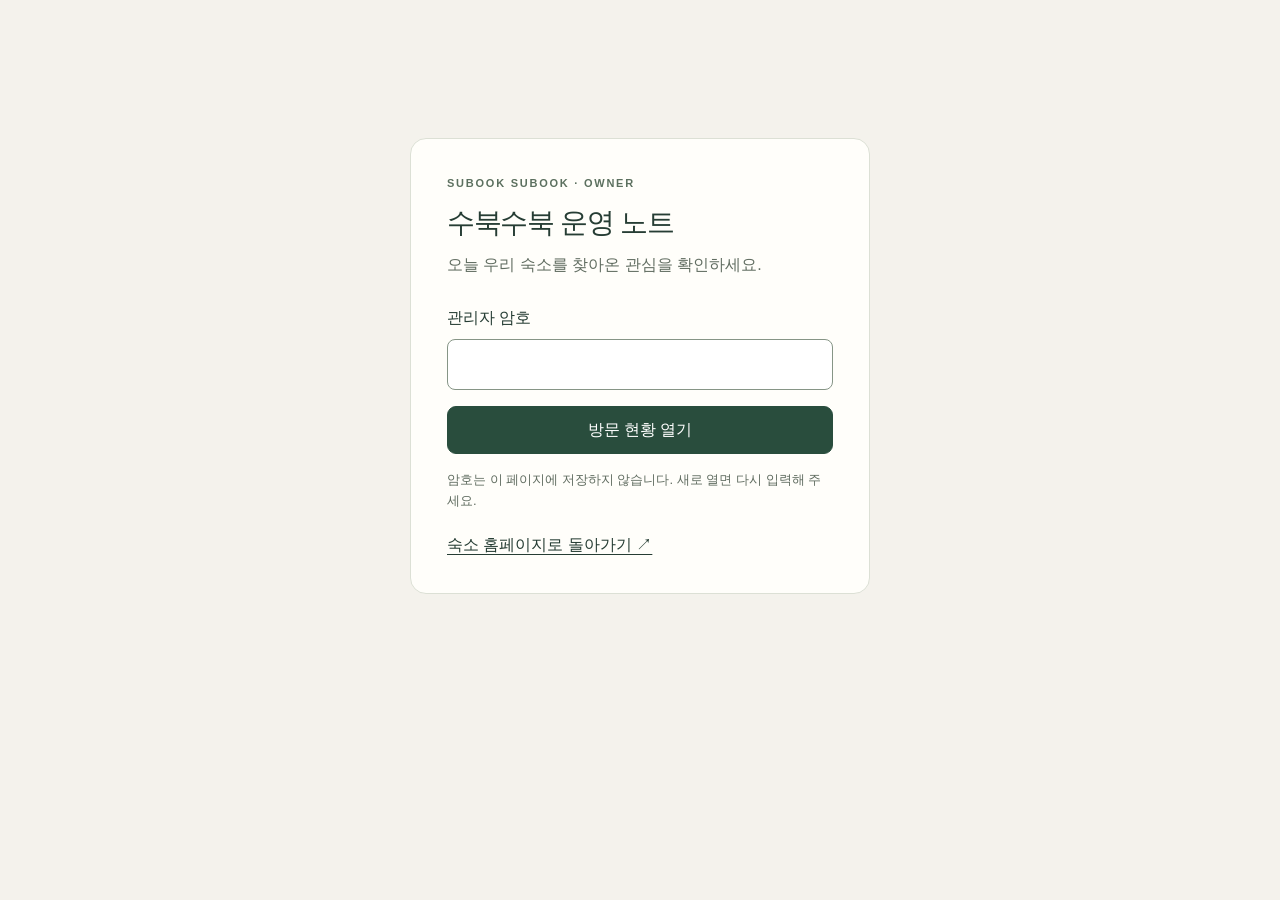
<file: admin/index.html>
<!doctype html>
<html lang="ko">
<head>
  <meta charset="UTF-8" />
  <meta name="viewport" content="width=device-width, initial-scale=1.0" />
  <meta name="robots" content="noindex, nofollow" />
  <meta name="referrer" content="no-referrer" />
  <title>수북수북 관리자</title>
  <link rel="stylesheet" href="./admin.css?v=3" />
</head>
<body>
  <main class="wrap">
    <section id="gate" class="gate panel" aria-labelledby="login-title">
      <p class="eyebrow">SUBOOK SUBOOK · OWNER</p>
      <h1 id="login-title">수북수북 운영 노트</h1>
      <p class="muted">오늘 우리 숙소를 찾아온 관심을 확인하세요.</p>
      <form id="login-form">
        <label for="pw">관리자 암호</label>
        <input id="pw" type="password" autocomplete="current-password" required aria-describedby="login-error" />
        <button id="login-btn" type="submit">방문 현황 열기</button>
        <p id="login-error" class="error" role="alert"></p>
      </form>
      <p class="small muted">암호는 이 페이지에 저장하지 않습니다. 새로 열면 다시 입력해 주세요.</p>
      <a href="/">숙소 홈페이지로 돌아가기 ↗</a>
    </section>
    <div id="dash" hidden>
      <header class="header">
        <div><p class="eyebrow">SUBOOK SUBOOK · OWNER</p><h1 id="dashboard-title" tabindex="-1">방문 현황</h1><p class="muted">예약이 아닌, 홈페이지에 모인 관심을 보는 곳입니다.</p></div>
        <nav aria-label="관리자 메뉴"><a class="button secondary" href="/" target="_blank" rel="noopener noreferrer">홈페이지 보기 ↗</a><button id="lock" class="secondary">화면 잠그기</button></nav>
      </header>
      <section class="toolbar panel" aria-label="조회 상태">
        <div><p id="status" role="status" aria-live="polite">방문 기록을 준비하고 있습니다.</p><p id="updated" class="small muted">아직 조회하지 않았습니다.</p></div>
        <div class="actions"><label class="check"><input id="auto" type="checkbox" />방문 횟수 5분마다 갱신</label><button id="refresh">새로고침</button></div>
      </section>
      <p id="error" class="error" role="alert"></p>
      <section id="cards" class="cards" aria-label="방문 횟수 요약">
        <article class="card featured"><h2>오늘 방문</h2><p class="metric" id="today">—</p><p class="small">오늘은 아직 집계 중입니다.</p></article>
        <article class="card"><h2>어제 방문</h2><p class="metric" id="yesterday">—</p><p id="yesterday-note" class="small muted">하루 전체 기록</p></article>
        <article class="card"><h2>이번 달 방문</h2><p class="metric" id="month">—</p><p id="month-note" class="small muted">월초부터 현재까지</p></article>
        <article class="card"><h2>누적 방문</h2><p class="metric" id="total">—</p><p class="small muted">현재 집계 장치에 저장된 전체 기록</p></article>
      </section>
      <section class="panel behavior" aria-labelledby="behavior-title">
        <div class="section-head"><div><p class="eyebrow">INTEREST → BOOKING</p><h2 id="behavior-title">관심이 예약으로 이어지는 길</h2><p class="small muted">많이 누른 버튼 · 화면 체류 · 관심 구간 · 유입 경로</p></div><button id="behavior-export" class="secondary" disabled>행동 기록 내려받기</button></div>
        <div class="behavior-controls"><label for="behavior-date">확인할 날짜</label><input type="date" id="behavior-date" /><button id="behavior-load">행동 통계 보기</button></div>
        <p id="behavior-status" class="small muted" role="status" aria-live="polite">행동 기록을 준비하고 있습니다.</p>
        <p id="behavior-summary" class="insight">새 행동 기록은 2026년 9월 4일 적용 이후부터 쌓입니다.</p>
        <div id="behavior-body" class="behavior-grid"></div>
        <details><summary>이 숫자로 무엇을 결정하면 되나요?</summary><p class="small muted">사진 관심은 많은데 예약 이동이 적다면 요금·이용 조건과 예약 안내를 살펴보세요. 방문이 늘어도 짧게 보고 나간다면 첫 화면과 유입 경로를 함께 확인하세요. 이는 점검할 후보이지 원인을 증명하는 숫자는 아닙니다.</p><p class="small muted">비율은 같은 날짜에 행동 집계가 시작된 방문을 기준으로 합니다. 한 방문이 여러 항목에 포함되며 합이 100%가 되지 않습니다. 통신 실패·차단으로 항목별 누락이 있을 수 있어 비율을 계산할 수 없을 때는 —로 표시합니다. 과거 기록·실제 예약 완료·평균 체류 시간은 추정해 만들지 않습니다.</p></details>
        <label class="check"><input id="exclude-owner" type="checkbox" />이 브라우저의 내 행동은 새 통계에서 제외</label><p id="exclude-note" class="small muted">기존 방문 횟수에는 적용되지 않습니다. 이름·연락처·입력 내용·화면 녹화는 수집하지 않습니다.</p>
      </section>
      <section class="panel trends" aria-labelledby="trend-title">
        <div class="section-head"><div><p class="eyebrow">DAILY INTEREST</p><h2 id="trend-title">최근 7일의 관심</h2><p id="range" class="small muted">오늘을 포함한 일별 방문 횟수</p></div><button id="download" class="secondary" disabled>기록 내려받기</button></div>
        <p id="insight" class="insight">기록을 불러오면 방문 흐름을 확인할 수 있습니다.</p>
        <div id="chart" class="chart" aria-hidden="true"></div>
        <details><summary>날짜별 숫자 자세히 보기</summary><table><caption class="small muted">최근 7일 방문 기록 · 오늘은 집계 중</caption><thead><tr><th scope="col">날짜</th><th scope="col">방문 횟수</th><th scope="col">상태</th></tr></thead><tbody id="daily-rows"></tbody></table></details>
      </section>
      <section class="guide panel" aria-labelledby="guide-title"><h2 id="guide-title">사장님, 숫자는 이렇게 읽어 주세요</h2>
        <div class="guide-grid"><div><h3>방문 횟수 ≠ 사람 수 ≠ 예약 수</h3><p>가게의 출입문이 열린 횟수와 비슷합니다. 같은 사람이 다른 탭·기기로 오면 다시 셀 수 있고, 광고 차단이나 통신 오류로 빠질 수도 있습니다.</p></div><div><h3>홍보한 날과 다음 날을 함께 보세요</h3><p>사진이나 글을 올린 날짜를 적어 두고 방문 흐름과 비교해 보세요. 경로 종류와 버튼 관심은 위 행동 통계에서 확인하되, 홍보가 증가의 원인인지와 실제 예약 완료 여부는 이 화면만으로 알 수 없습니다.</p></div></div>
        <details><summary>집계 기준과 보안 안내</summary><p>날짜는 한국 시간으로 조회합니다. 기존 집계는 방문자 기기의 날짜를 사용하므로 해외 방문은 날짜 경계에 차이가 날 수 있습니다. 없는 기록을 0회로 만들지 않으며, 과거에 누락된 방문은 복원하지 않습니다. 월별·누적 기록은 따로 저장되어 일별 합계와 다를 수 있습니다.</p><p>이 암호 화면은 간단한 가림막이지, 금고 같은 서버 보안은 아닙니다. 예약자 이름·연락처 같은 개인정보를 이 페이지에 넣지 마세요. 화면 잠그기는 현재 화면을 닫는 기능입니다.</p></details>
      </section>
      <footer class="small muted">수북수북 · 운영을 위한 작은 기록장</footer>
    </div>
  </main>
  <script type="module" src="./admin.js?v=3"></script>
</body>
</html>
</file>
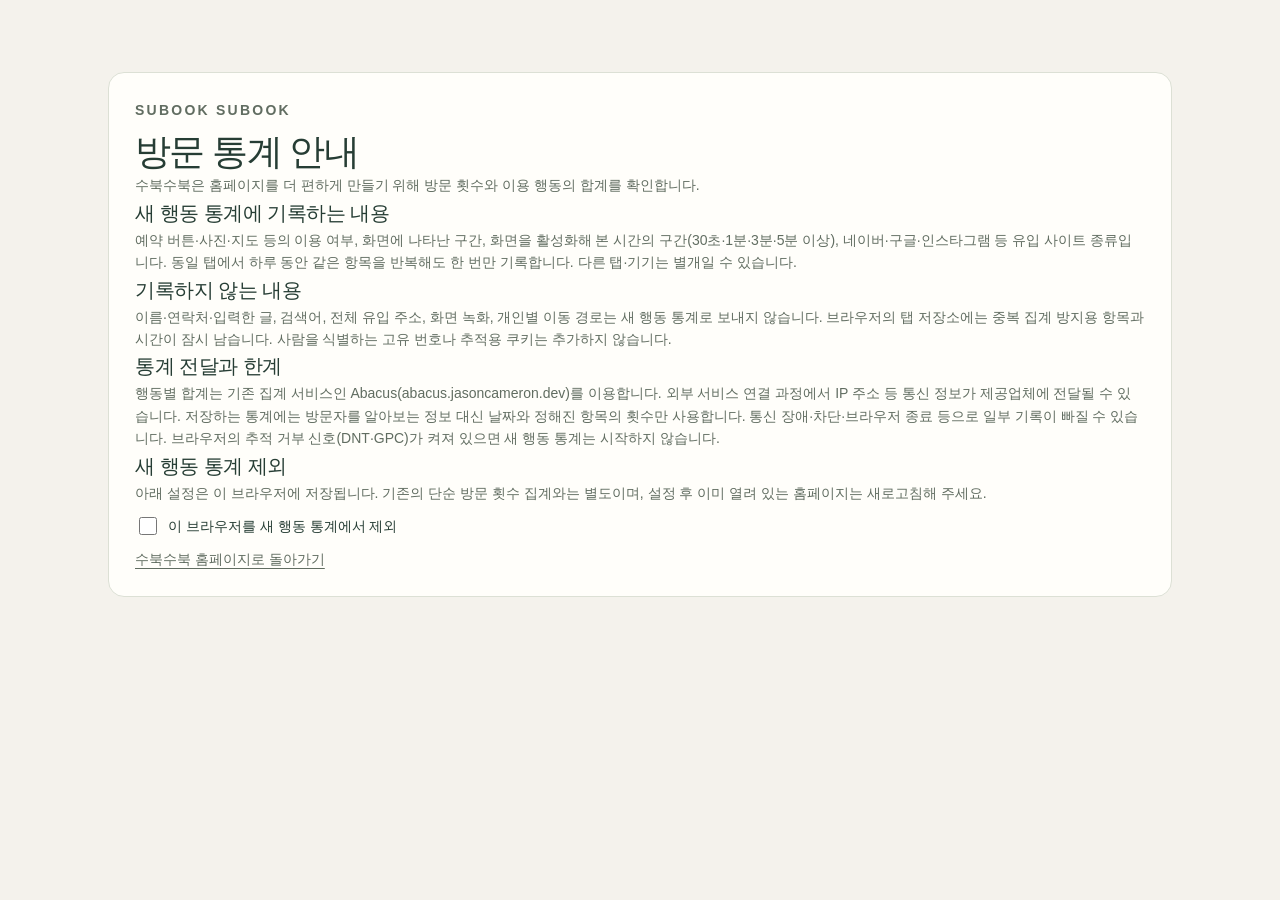
<file: insights/privacy.html>
<!doctype html>
<html lang="ko"><head><meta charset="utf-8"><meta name="viewport" content="width=device-width,initial-scale=1"><meta name="robots" content="noindex, follow"><meta name="referrer" content="no-referrer"><title>방문 통계 안내 | 수북수북</title><link rel="stylesheet" href="/admin/admin.css?v=3"></head>
<body><main class="wrap"><article class="panel guide"><p class="eyebrow">SUBOOK SUBOOK</p><h1>방문 통계 안내</h1><p>수북수북은 홈페이지를 더 편하게 만들기 위해 방문 횟수와 이용 행동의 합계를 확인합니다.</p>
<h2>새 행동 통계에 기록하는 내용</h2><p>예약 버튼·사진·지도 등의 이용 여부, 화면에 나타난 구간, 화면을 활성화해 본 시간의 구간(30초·1분·3분·5분 이상), 네이버·구글·인스타그램 등 유입 사이트 종류입니다. 동일 탭에서 하루 동안 같은 항목을 반복해도 한 번만 기록합니다. 다른 탭·기기는 별개일 수 있습니다.</p>
<h2>기록하지 않는 내용</h2><p>이름·연락처·입력한 글, 검색어, 전체 유입 주소, 화면 녹화, 개인별 이동 경로는 새 행동 통계로 보내지 않습니다. 브라우저의 탭 저장소에는 중복 집계 방지용 항목과 시간이 잠시 남습니다. 사람을 식별하는 고유 번호나 추적용 쿠키는 추가하지 않습니다.</p>
<h2>통계 전달과 한계</h2><p>행동별 합계는 기존 집계 서비스인 Abacus(abacus.jasoncameron.dev)를 이용합니다. 외부 서비스 연결 과정에서 IP 주소 등 통신 정보가 제공업체에 전달될 수 있습니다. 저장하는 통계에는 방문자를 알아보는 정보 대신 날짜와 정해진 항목의 횟수만 사용합니다. 통신 장애·차단·브라우저 종료 등으로 일부 기록이 빠질 수 있습니다. 브라우저의 추적 거부 신호(DNT·GPC)가 켜져 있으면 새 행동 통계는 시작하지 않습니다.</p>
<h2>새 행동 통계 제외</h2><p>아래 설정은 이 브라우저에 저장됩니다. 기존의 단순 방문 횟수 집계와는 별도이며, 설정 후 이미 열려 있는 홈페이지는 새로고침해 주세요.</p><label class="check"><input id="privacy-exclude" type="checkbox">이 브라우저를 새 행동 통계에서 제외</label><p id="privacy-status" role="status"></p>
<p><a href="/">수북수북 홈페이지로 돌아가기</a></p></article></main><script src="./privacy.js?v=1" defer></script></body></html>
</file>
<file: admin/admin.css>
:root { color-scheme: light; font-family: -apple-system, BlinkMacSystemFont, 'Apple SD Gothic Neo', sans-serif; color: #263d34; background: #f4f2ec; font-synthesis: none; }
* { box-sizing: border-box; }
body { margin: 0; font-size: 16px; line-height: 1.6; }
[hidden] { display: none !important; }
h1, h2, h3, p { margin: 0; }
h1 { font-size: clamp(26px, 4vw, 36px); letter-spacing: -.045em; line-height: 1.25; }
h2 { font-size: 20px; letter-spacing: -.025em; }
h3 { font-size: 16px; margin-bottom: 8px; }
a { color: inherit; text-underline-offset: 4px; }
button, input { font: inherit; }
button, .button { min-height: 44px; padding: 10px 17px; border: 1px solid #294d3d; border-radius: 9px; background: #294d3d; color: #fff; font-weight: 600; cursor: pointer; text-decoration: none; display: inline-flex; align-items: center; justify-content: center; }
button:hover:not(:disabled), .button:hover { background: #1c392d; color: #fff; }
button:disabled { cursor: default; opacity: .55; }
.secondary { color: #294d3d; background: transparent; border-color: #bfc9be; }
:focus-visible { outline: 3px solid #a85c23; outline-offset: 4px; }
.wrap { max-width: 1120px; margin: auto; padding: 48px 28px; }
.panel { background: #fffefa; border: 1px solid #dce0d5; border-radius: 16px; padding: 26px; }
.gate { max-width: 460px; margin: max(24px, 10vh) auto; padding: 36px; }
.gate h1 { font-size: 28px; margin: 12px 0; }
.gate form { margin: 28px 0 16px; }
.gate input { display: block; width: 100%; padding: 12px; margin: 8px 0 16px; border: 1px solid #869586; border-radius: 8px; background: white; color: #263d34; }
.gate button { width: 100%; }
.gate a { display: inline-block; margin-top: 20px; }
.eyebrow { font-size: 11px; font-weight: 700; letter-spacing: .16em; color: #5c705f; margin-bottom: 8px; }
.muted { color: #616d61; }
.small { font-size: 13px; }
.header { display: flex; justify-content: space-between; gap: 24px; align-items: center; margin-bottom: 28px; }
.header .muted { margin-top: 10px; }
nav, .actions { display: flex; gap: 12px; flex-wrap: wrap; align-items: center; }
.toolbar { display: flex; align-items: center; justify-content: space-between; gap: 16px; padding: 18px 24px; }
#status { font-weight: 600; }
.check { display: flex; gap: 8px; align-items: center; min-height: 44px; cursor: pointer; font-size: 14px; }
.check input { width: 18px; height: 18px; accent-color: #294d3d; }
.error { color: #a12d20; font-size: 14px; margin: 12px 0; }
.error:empty { display: none; }
.cards { display: grid; grid-template-columns: repeat(4, minmax(0, 1fr)); gap: 14px; margin: 24px 0; }
.card { background: #fffefa; border: 1px solid #dce0d5; border-radius: 14px; padding: 24px; }
.card h2 { font-size: 15px; font-weight: 500; }
.metric { font-size: clamp(24px, 3vw, 38px); font-weight: 650; letter-spacing: -.04em; margin: 12px 0; font-variant-numeric: tabular-nums; overflow-wrap: anywhere; }
.featured { background: #294d3d; color: #fffefa; border-color: #294d3d; }
.section-head { display: flex; align-items: center; justify-content: space-between; gap: 14px; }
.insight { margin: 24px 0 12px; font-size: 15px; }
.chart { display: grid; grid-template-columns: repeat(7, minmax(0, 1fr)); gap: 12px; margin: 24px 0; }
.bar-column { text-align: center; font-size: 12px; min-width: 0; }
.bar-number { min-height: 24px; font-variant-numeric: tabular-nums; overflow-wrap: anywhere; }
.bar-track { height: 120px; display: flex; align-items: end; justify-content: center; border-bottom: 1px solid #bec8ba; background: #f4f5ef; margin: 6px 0; border-radius: 5px 5px 0 0; }
.bar { width: 65%; background: #8b9b80; border-radius: 4px 4px 0 0; }
.bar-column:last-child .bar { background: #294d3d; }
.bar-column.unavailable .bar-track { background: repeating-linear-gradient(135deg,#f1f0e9,#f1f0e9 6px,#e4e5dd 6px,#e4e5dd 7px); }
summary { cursor: pointer; padding: 12px 0; min-height: 44px; font-size: 14px; font-weight: 600; }
table { width: 100%; border-collapse: collapse; font-size: 14px; }
caption { text-align: left; padding: 8px 0; }
th, td { text-align: left; padding: 12px 6px; border-bottom: 1px solid #e0e3d9; }
th { font-weight: 600; }
.guide { margin-top: 24px; }
.behavior { margin-bottom: 24px; }
.behavior-controls { display: flex; flex-wrap: wrap; align-items: center; gap: 12px; margin: 24px 0 12px; }
.behavior-controls input { padding: 10px; min-height: 44px; min-width: 0; max-width: 100%; border: 1px solid #869586; border-radius: 8px; background: white; color: #263d34; }
.behavior-grid { display: grid; grid-template-columns: repeat(2, minmax(0, 1fr)); gap: 24px; }
.behavior-card { min-width: 0; padding: 18px; border: 1px solid #dce0d5; border-radius: 12px; }
.behavior-card th, .behavior-card td { padding: 10px 4px; }
.behavior-card td:first-child { width: 52%; }
.behavior-card td:not(:first-child) { font-variant-numeric: tabular-nums; }
@media(max-width: 700px) { .behavior-grid { grid-template-columns: 1fr; } .behavior-card { padding: 14px; } }
.guide-grid { display: grid; grid-template-columns: 1fr 1fr; gap: 32px; margin: 22px 0; }
.guide p { color: #616d61; font-size: 14px; }
.guide details { border-top: 1px solid #dce0d5; }
.guide details p + p { margin-top: 10px; }
footer { text-align: center; margin-top: 28px; }
@media(max-width: 800px) { .header { align-items: start; flex-direction: column; } .cards { grid-template-columns: repeat(2, minmax(0, 1fr)); } .toolbar { align-items: start; flex-direction: column; } }
@media(max-width: 480px) { .wrap { padding: 24px 16px; } .panel { padding: 20px; } .card { padding: 18px 14px; } .section-head { align-items: start; flex-direction: column; } .guide-grid { grid-template-columns: 1fr; gap: 22px; } .chart { gap: 5px; } .bar-number { font-size: 11px; } .gate { padding: 26px; } nav { gap: 8px; } }
</file>
